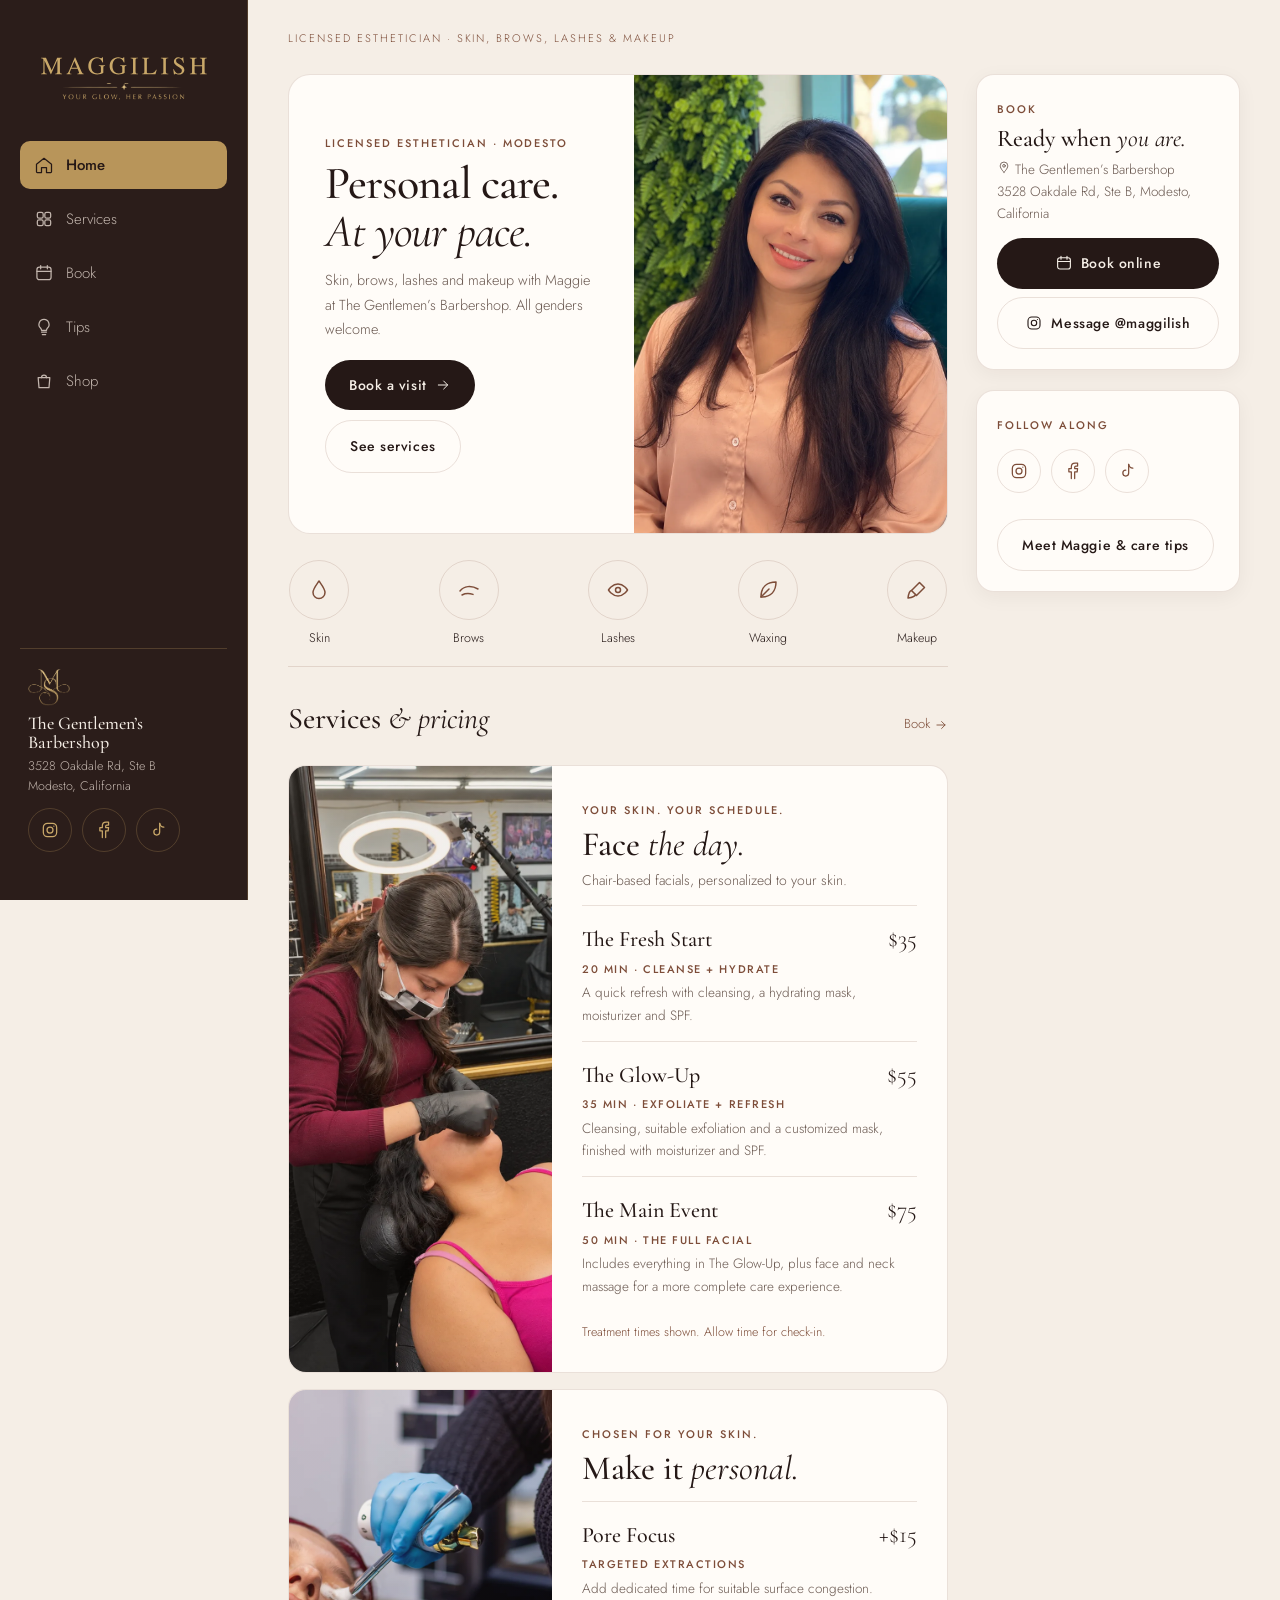
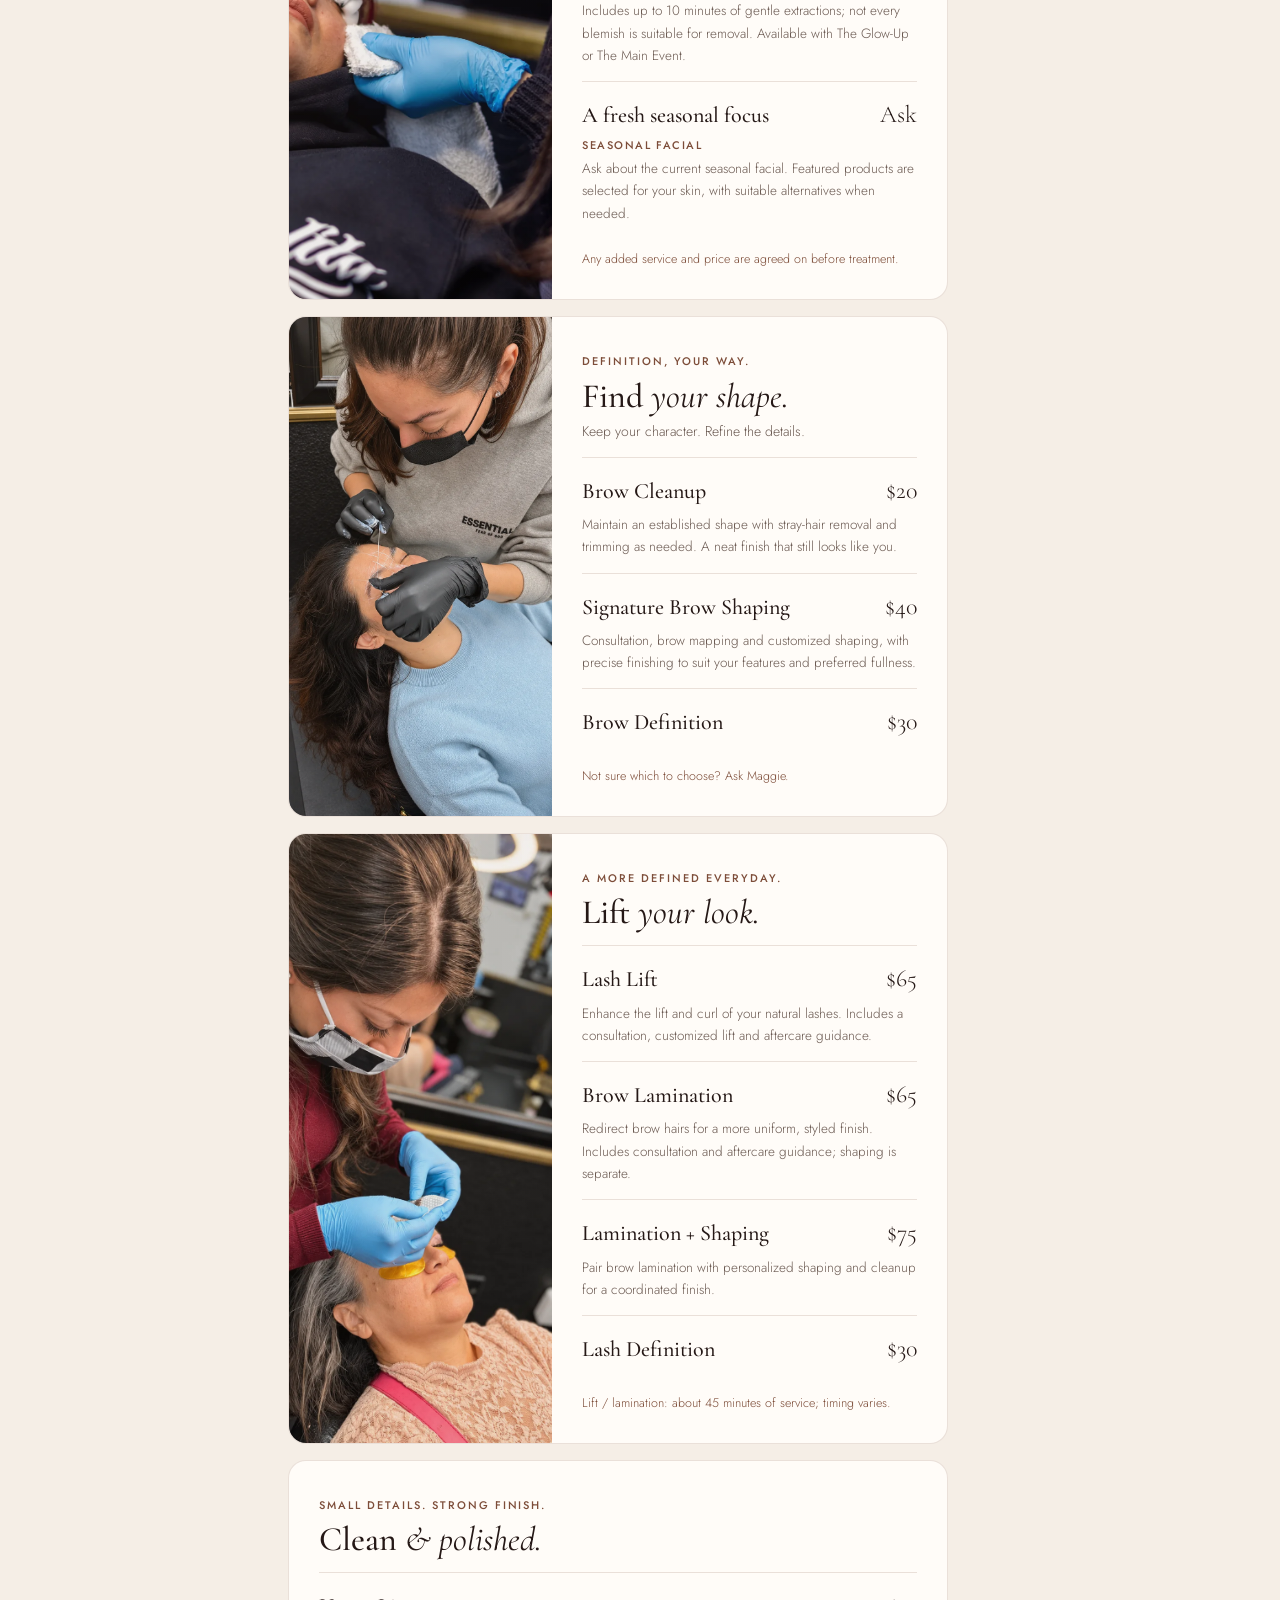
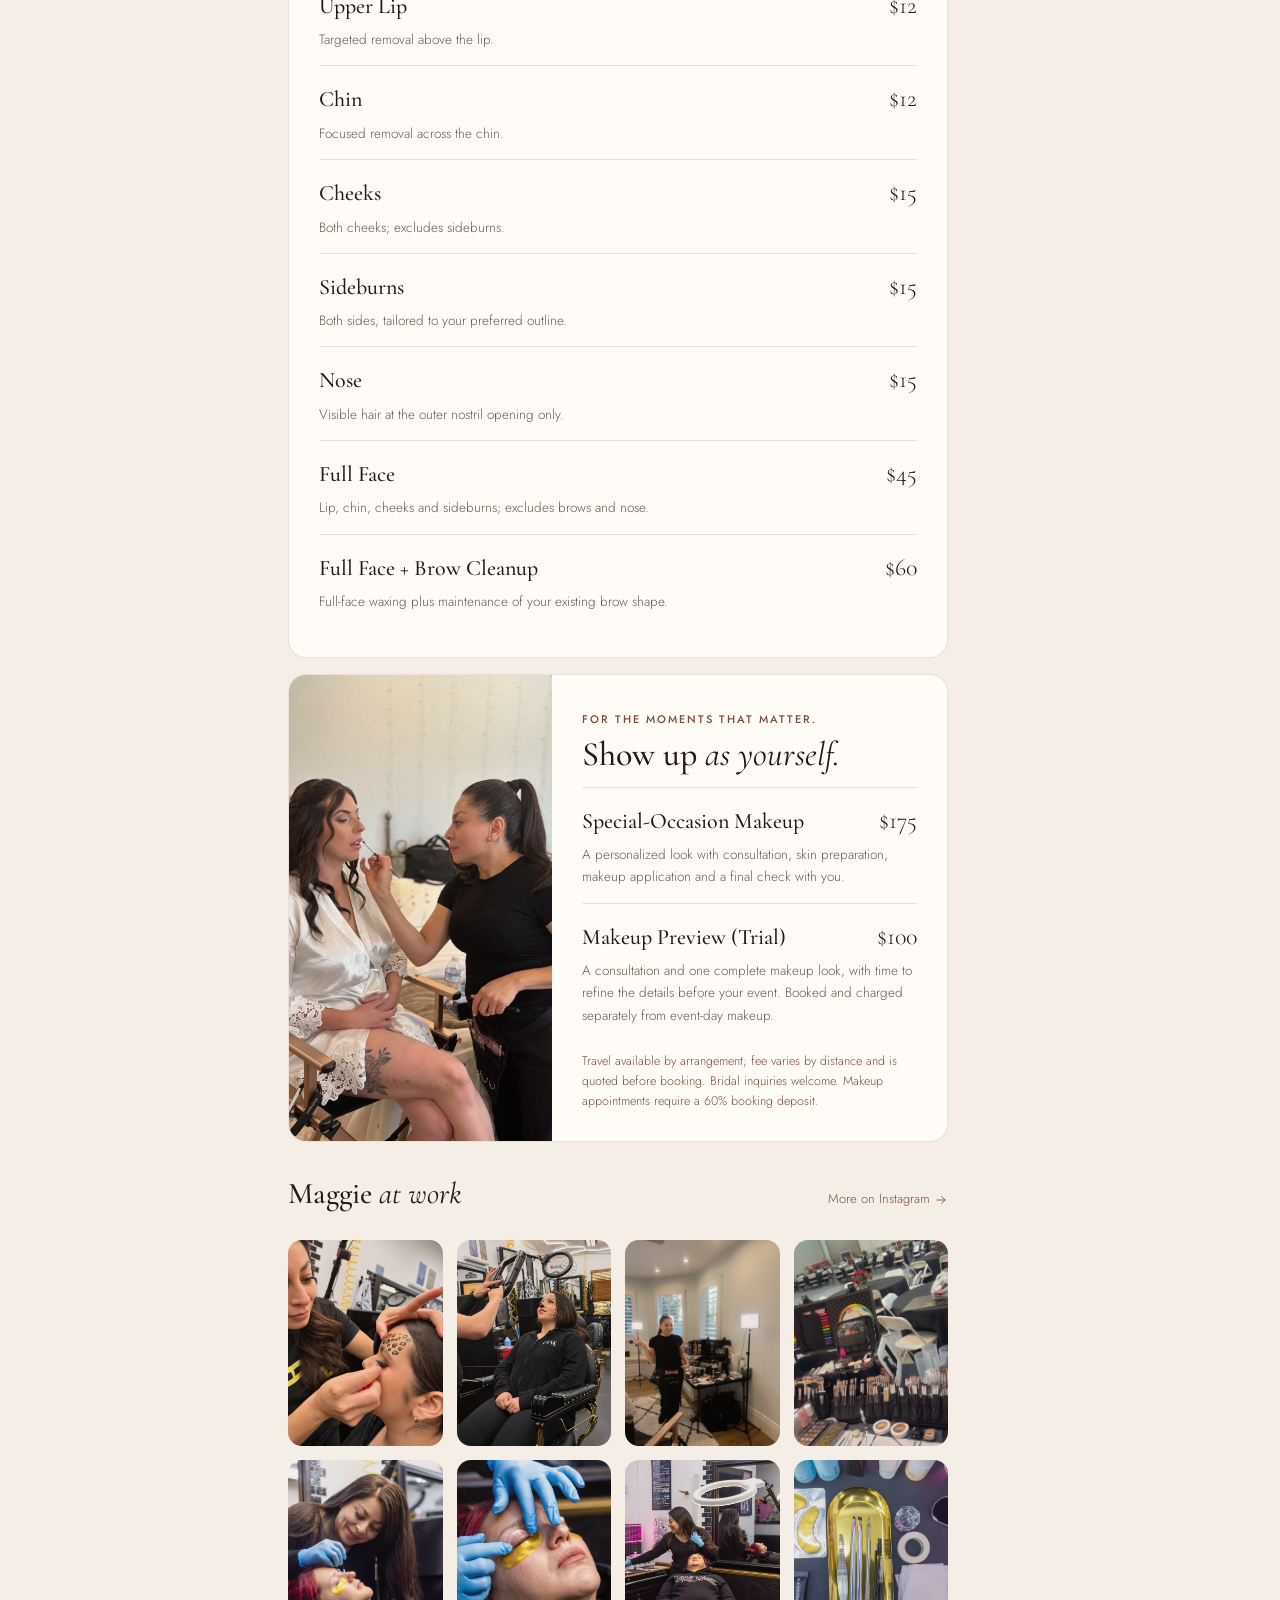
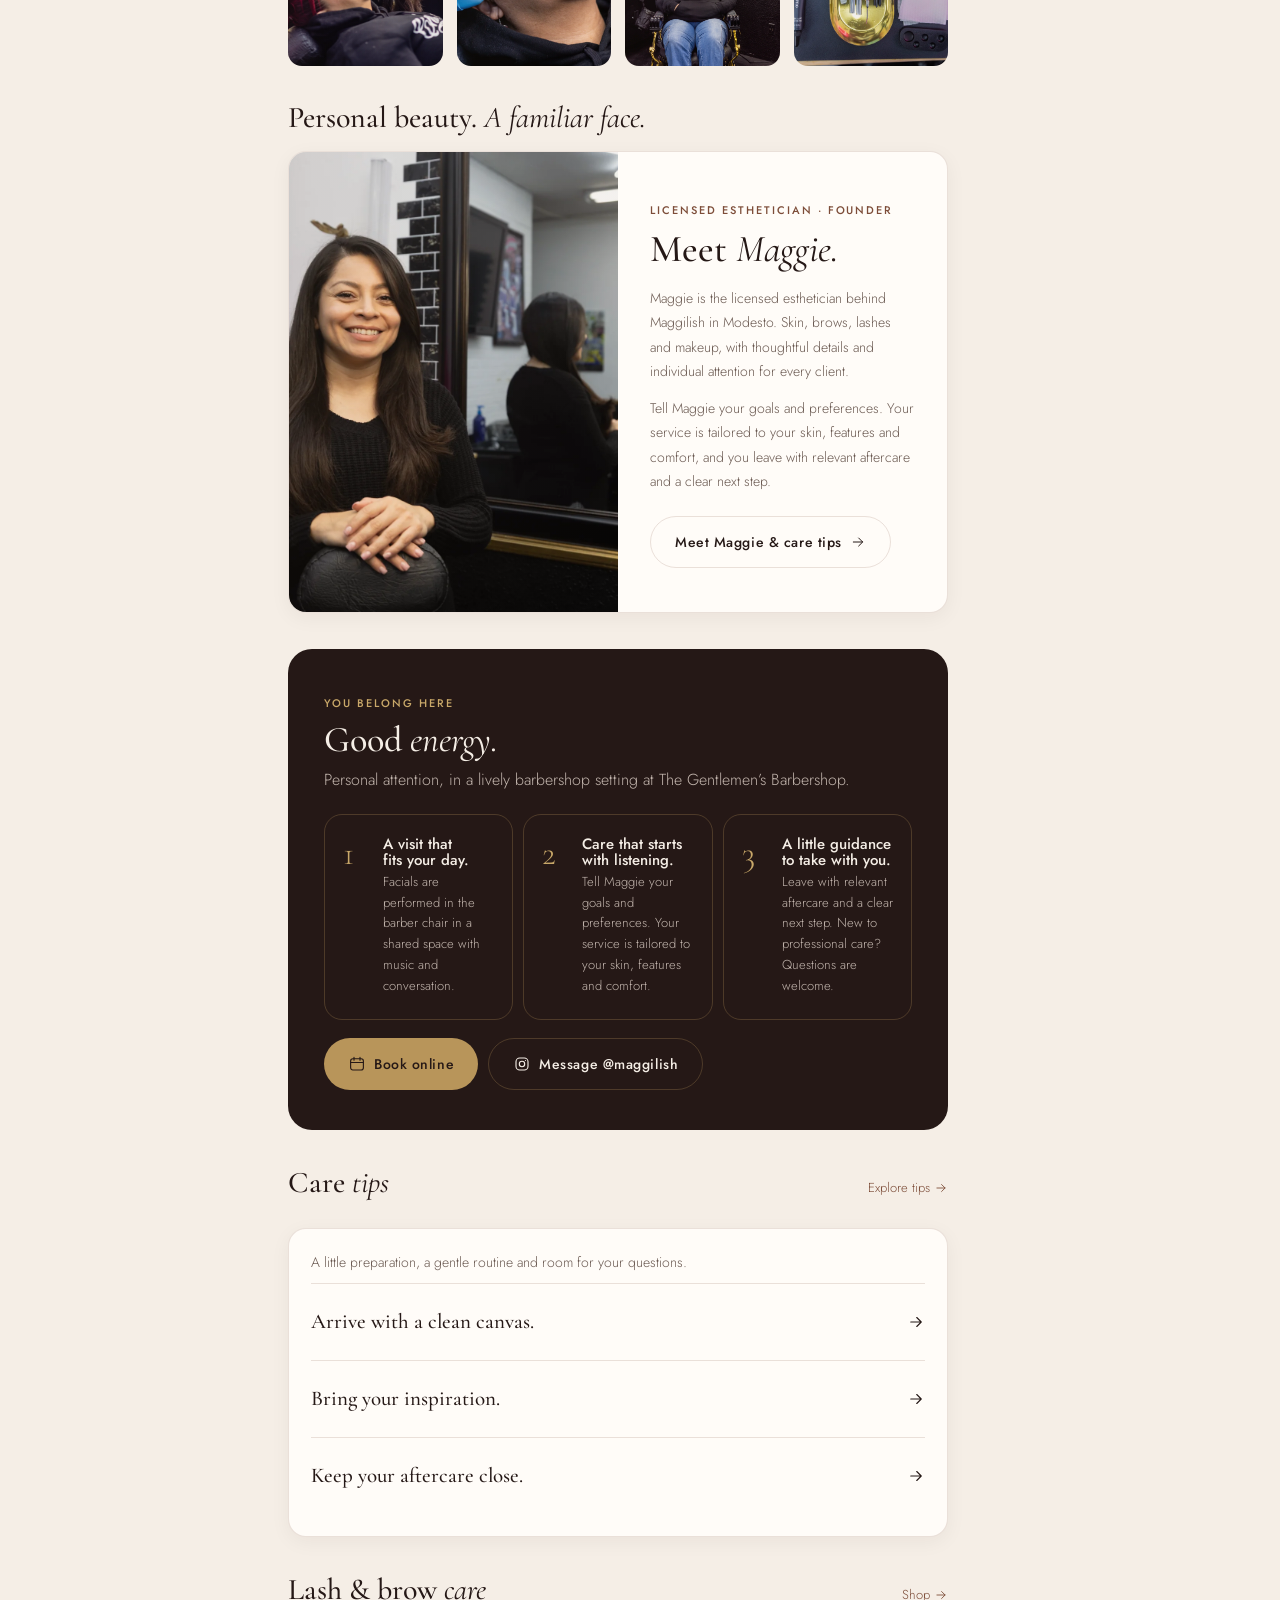
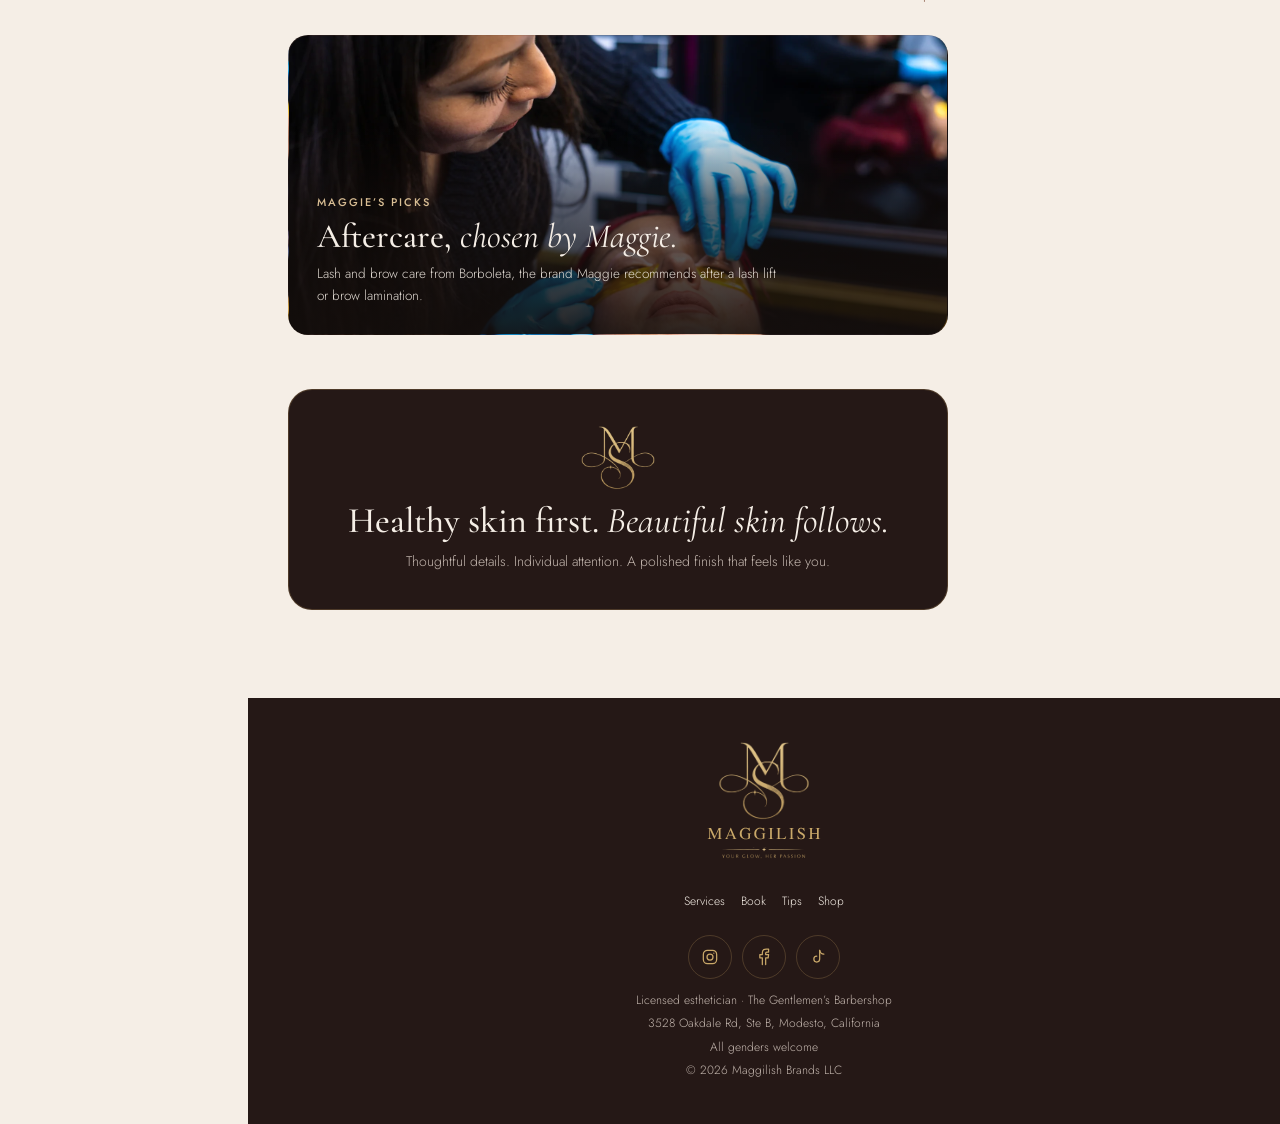
<file: index.html>
<!doctype html>
<html lang="en">
<head>
<meta charset="utf-8">
<meta name="viewport" content="width=device-width,initial-scale=1,viewport-fit=cover">
<title>Maggilish · Licensed esthetician in Modesto · Skin, brows, lashes &amp; makeup</title>
<meta name="description" content="Facials, brow shaping, lash lifts, facial waxing and special-occasion makeup with Maggie, licensed esthetician at The Gentlemen&#8217;s Barbershop in Modesto, California. All genders welcome.">
<link rel="canonical" href="https://maggilish.com/">
<meta name="theme-color" content="#F5EEE6">
<meta property="og:type" content="website"><meta property="og:title" content="Maggilish · Licensed esthetician in Modesto · Skin, brows, lashes &amp; makeup"><meta property="og:description" content="Facials, brow shaping, lash lifts, facial waxing and special-occasion makeup with Maggie, licensed esthetician at The Gentlemen&#8217;s Barbershop in Modesto, California. All genders welcome.">
<meta property="og:url" content="https://maggilish.com/"><meta property="og:image" content="https://maggilish.com/assets/img/og.jpg">
<link rel="icon" href="/assets/brand/favicon-64.png" sizes="64x64">
<link rel="apple-touch-icon" href="/assets/brand/apple-touch-icon.png">
<link rel="manifest" href="/manifest.webmanifest">
<meta name="apple-mobile-web-app-capable" content="yes"><meta name="apple-mobile-web-app-title" content="Maggilish">
<link rel="preconnect" href="https://fonts.googleapis.com"><link rel="preconnect" href="https://fonts.gstatic.com" crossorigin>
<link href="https://fonts.googleapis.com/css2?family=Cormorant+Garamond:ital,wght@0,300;0,400;0,500;1,300;1,400;1,500&family=Jost:wght@300;400;500;600&display=swap" rel="stylesheet">
<link rel="stylesheet" href="/assets/site.css?v=20261124.120261124.2">
</head>
<body>
<a class="skip" href="#main">Skip to content</a>
<div class="app">
<aside class="side dark" aria-label="Main menu">
<a class="logo" href="/"><img src="/assets/brand/nimbus-wordmark-gold.svg" alt="Maggilish" width="200" height="74"></a>
<nav><a href="/" aria-current=page><svg class="ico" viewBox="0 0 24 24" aria-hidden="true" style="width:20px;height:20px"><path d="M3 11 12 4l9 7v9a1 1 0 0 1-1 1h-5v-6h-6v6H4a1 1 0 0 1-1-1z"/></svg>Home</a><a href="/#services"><svg class="ico" viewBox="0 0 24 24" aria-hidden="true" style="width:20px;height:20px"><rect x="4" y="4" width="7" height="7" rx="2"/><rect x="13" y="4" width="7" height="7" rx="2"/><rect x="4" y="13" width="7" height="7" rx="2"/><rect x="13" y="13" width="7" height="7" rx="2"/></svg>Services</a><a href="/book/"><svg class="ico" viewBox="0 0 24 24" aria-hidden="true" style="width:20px;height:20px"><rect x="3.5" y="5" width="17" height="15" rx="3"/><path d="M8 3v4M16 3v4M3.5 10h17"/></svg>Book</a><a href="/tips/"><svg class="ico" viewBox="0 0 24 24" aria-hidden="true" style="width:20px;height:20px"><path d="M9 18h6M10 21h4M12 3a6 6 0 0 0-4 10.5c.8.8 1 1.5 1 2.5h6c0-1 .2-1.7 1-2.5A6 6 0 0 0 12 3z"/></svg>Tips</a><a href="/shop/"><svg class="ico" viewBox="0 0 24 24" aria-hidden="true" style="width:20px;height:20px"><path d="M5 8h14l-1 12H6z"/><path d="M9 8a3 3 0 0 1 6 0"/></svg>Shop</a></nav>
<div class="help"><img src="/assets/brand/emblem-gold.webp" alt="" width="42" height="37">
<h3>The Gentlemen&#8217;s Barbershop</h3><p class="mute">3528 Oakdale Rd, Ste B<br>Modesto, California</p><div class="socials"><a href="https://www.instagram.com/maggilish/" rel="noopener" aria-label="Maggilish on Instagram"><svg class="ico" viewBox="0 0 24 24" aria-hidden="true" style="width:20px;height:20px"><rect x="4" y="4" width="16" height="16" rx="5"/><circle cx="12" cy="12" r="3.6"/><path d="M16.6 7.4h.01"/></svg></a><a href="https://www.facebook.com/profile.php?id=100063951256102" rel="noopener" aria-label="Maggilish on Facebook"><svg class="ico" viewBox="0 0 24 24" aria-hidden="true" style="width:20px;height:20px"><path d="M14 21v-8h3l.5-4H14V7.5c0-1 .4-1.5 1.5-1.5h2V2.5h-3C11.5 2.5 10 4.3 10 7v2H7v4h3v8"/></svg></a><a href="https://www.tiktok.com/@maggilish" rel="noopener" aria-label="Maggilish on TikTok"><svg class="ico" viewBox="0 0 24 24" aria-hidden="true" style="width:20px;height:20px"><path d="M14 4v10.5a3.5 3.5 0 1 1-3.5-3.5"/><path d="M14 4c.5 2.6 2.4 4.4 5 4.6"/></svg></a></div></div>
</aside>
<div class="content">
<header class="top">
<a class="logo" href="/" aria-label="Maggilish home"><img src="/assets/brand/nimbus-wordmark-gold-deep.svg" alt="Maggilish" width="120" height="44"></a>
<div class="hello">Licensed esthetician · Skin, brows, lashes &amp; makeup</div>
<div class="actions"><a class="btn sm" href="https://thegentlemensbarber.setmore.com/2YbugMNRgFuLwELtjkn4OlfJwV5zsK5Q" rel="noopener">Book</a></div>
</header>
<main id="main"><div class="greet"><p class="mute" style="font-size:13px">Welcome in</p><h1>What can I do for you?</h1></div>
<div class="home-grid"><div>
<section class="lead" aria-label="Welcome">
<div class="lead-ph"><img src="/assets/img/maggie-headshot.webp" alt="Maggie, licensed esthetician and founder of Maggilish" width="1122" height="1402" fetchpriority="high"></div>
<div class="lead-in"><span class="lab">Licensed esthetician · Modesto</span><h2>Personal care.<br><em>At your pace.</em></h2>
<p class="mute">Skin, brows, lashes and makeup with Maggie at The Gentlemen&#8217;s Barbershop. All genders welcome.</p>
<div class="btn-row"><a class="btn" href="/book/">Book a visit <svg class="ico" viewBox="0 0 24 24" aria-hidden="true" style="width:16px;height:16px"><path d="M5 12h14M13 6l6 6-6 6"/></svg></a><a class="btn ghost" href="#services">See services</a></div></div></section>
<nav class="cats" aria-label="Service categories"><a href="#skin"><span class="c"><svg class="ico" viewBox="0 0 24 24" aria-hidden="true" style="width:24px;height:24px"><path d="M12 3C8.5 8 6 11 6 14.5a6 6 0 0 0 12 0C18 11 15.5 8 12 3z"/></svg></span>Skin</a><a href="#brows"><span class="c"><svg class="ico" viewBox="0 0 24 24" aria-hidden="true" style="width:24px;height:24px"><path d="M3 13c4-5 11-6 18-2"/><path d="M5 17c3-1.5 7-1.8 11-.6"/></svg></span>Brows</a><a href="#lashes"><span class="c"><svg class="ico" viewBox="0 0 24 24" aria-hidden="true" style="width:24px;height:24px"><path d="M2.5 12S6 6 12 6s9.5 6 9.5 6-3.5 6-9.5 6-9.5-6-9.5-6z"/><circle cx="12" cy="12" r="2.5"/></svg></span>Lashes</a><a href="#waxing"><span class="c"><svg class="ico" viewBox="0 0 24 24" aria-hidden="true" style="width:24px;height:24px"><path d="M5 19C5 9 11 4 20 4c0 9-5 15-15 15z"/><path d="M5 19l8-8"/></svg></span>Waxing</a><a href="#makeup"><span class="c"><svg class="ico" viewBox="0 0 24 24" aria-hidden="true" style="width:24px;height:24px"><path d="M14.5 4.5l5 5-8 8-5-5z"/><path d="M6.5 12.5C4 13 3.5 16 3 20c4-.5 7-1 7.5-3.5"/></svg></span>Makeup</a></nav>
<div class="sec-h" id="services"><h2>Services <em>&amp; pricing</em></h2><a href="/book/">Book <svg class="ico" viewBox="0 0 24 24" aria-hidden="true" style="width:14px;height:14px"><path d="M5 12h14M13 6l6 6-6 6"/></svg></a></div>
<div class="menu"><section class="card menu-sec has-ph" id="skin" aria-labelledby="skin-h"><div class="menu-ph brand-photo"><img src="/assets/img/skin-facial.webp" alt="" width="1200" height="800" loading="lazy"></div><div class="menu-body"><span class="lab">Your skin. Your schedule.</span><h3 id="skin-h">Face <em>the day.</em></h3><p class="mute menu-intro">Chair-based facials, personalized to your skin.</p><ul class="menu-list"><li><div class="mi-h"><h4>The Fresh Start</h4><span class="price">$35</span></div><p class="mi-meta">20 min · Cleanse + hydrate</p><p class="mute">A quick refresh with cleansing, a hydrating mask, moisturizer and SPF.</p></li><li><div class="mi-h"><h4>The Glow-Up</h4><span class="price">$55</span></div><p class="mi-meta">35 min · Exfoliate + refresh</p><p class="mute">Cleansing, suitable exfoliation and a customized mask, finished with moisturizer and SPF.</p></li><li><div class="mi-h"><h4>The Main Event</h4><span class="price">$75</span></div><p class="mi-meta">50 min · The full facial</p><p class="mute">Includes everything in The Glow-Up, plus face and neck massage for a more complete care experience.</p></li></ul><p class="menu-note">Treatment times shown. Allow time for check-in.</p></div></section><section class="card menu-sec has-ph" id="enhance" aria-labelledby="enhance-h"><div class="menu-ph brand-photo"><img src="/assets/img/lash-treatment.webp" alt="" width="1200" height="800" loading="lazy"></div><div class="menu-body"><span class="lab">Chosen for your skin.</span><h3 id="enhance-h">Make it <em>personal.</em></h3><ul class="menu-list"><li><div class="mi-h"><h4>Pore Focus</h4><span class="price">+$15</span></div><p class="mi-meta">Targeted extractions</p><p class="mute">Add dedicated time for suitable surface congestion. Includes up to 10 minutes of gentle extractions; not every blemish is suitable for removal. Available with The Glow-Up or The Main Event.</p></li><li><div class="mi-h"><h4>A fresh seasonal focus</h4><span class="price">Ask</span></div><p class="mi-meta">Seasonal facial</p><p class="mute">Ask about the current seasonal facial. Featured products are selected for your skin, with suitable alternatives when needed.</p></li></ul><p class="menu-note">Any added service and price are agreed on before treatment.</p></div></section><section class="card menu-sec has-ph" id="brows" aria-labelledby="brows-h"><div class="menu-ph brand-photo"><img src="/assets/img/brows-shaping.webp" alt="" width="1200" height="800" loading="lazy"></div><div class="menu-body"><span class="lab">Definition, your way.</span><h3 id="brows-h">Find <em>your shape.</em></h3><p class="mute menu-intro">Keep your character. Refine the details.</p><ul class="menu-list"><li><div class="mi-h"><h4>Brow Cleanup</h4><span class="price">$20</span></div><p class="mute">Maintain an established shape with stray-hair removal and trimming as needed. A neat finish that still looks like you.</p></li><li><div class="mi-h"><h4>Signature Brow Shaping</h4><span class="price">$40</span></div><p class="mute">Consultation, brow mapping and customized shaping, with precise finishing to suit your features and preferred fullness.</p></li><li><div class="mi-h"><h4>Brow Definition</h4><span class="price">$30</span></div></li></ul><p class="menu-note">Not sure which to choose? Ask Maggie.</p></div></section><section class="card menu-sec has-ph" id="lashes" aria-labelledby="lashes-h"><div class="menu-ph brand-photo"><img src="/assets/img/lashes-lift.webp" alt="" width="1200" height="800" loading="lazy"></div><div class="menu-body"><span class="lab">A more defined everyday.</span><h3 id="lashes-h">Lift <em>your look.</em></h3><ul class="menu-list"><li><div class="mi-h"><h4>Lash Lift</h4><span class="price">$65</span></div><p class="mute">Enhance the lift and curl of your natural lashes. Includes a consultation, customized lift and aftercare guidance.</p></li><li><div class="mi-h"><h4>Brow Lamination</h4><span class="price">$65</span></div><p class="mute">Redirect brow hairs for a more uniform, styled finish. Includes consultation and aftercare guidance; shaping is separate.</p></li><li><div class="mi-h"><h4>Lamination + Shaping</h4><span class="price">$75</span></div><p class="mute">Pair brow lamination with personalized shaping and cleanup for a coordinated finish.</p></li><li><div class="mi-h"><h4>Lash Definition</h4><span class="price">$30</span></div></li></ul><p class="menu-note">Lift / lamination: about 45 minutes of service; timing varies.</p></div></section><section class="card menu-sec" id="waxing" aria-labelledby="waxing-h"><div class="menu-body"><span class="lab">Small details. Strong finish.</span><h3 id="waxing-h">Clean <em>&amp; polished.</em></h3><ul class="menu-list"><li><div class="mi-h"><h4>Upper Lip</h4><span class="price">$12</span></div><p class="mute">Targeted removal above the lip.</p></li><li><div class="mi-h"><h4>Chin</h4><span class="price">$12</span></div><p class="mute">Focused removal across the chin.</p></li><li><div class="mi-h"><h4>Cheeks</h4><span class="price">$15</span></div><p class="mute">Both cheeks; excludes sideburns.</p></li><li><div class="mi-h"><h4>Sideburns</h4><span class="price">$15</span></div><p class="mute">Both sides, tailored to your preferred outline.</p></li><li><div class="mi-h"><h4>Nose</h4><span class="price">$15</span></div><p class="mute">Visible hair at the outer nostril opening only.</p></li><li><div class="mi-h"><h4>Full Face</h4><span class="price">$45</span></div><p class="mute">Lip, chin, cheeks and sideburns; excludes brows and nose.</p></li><li><div class="mi-h"><h4>Full Face + Brow Cleanup</h4><span class="price">$60</span></div><p class="mute">Full-face waxing plus maintenance of your existing brow shape.</p></li></ul></div></section><section class="card menu-sec has-ph" id="makeup" aria-labelledby="makeup-h"><div class="menu-ph brand-photo"><img src="/assets/img/makeup-bridal.webp" alt="" width="1200" height="800" loading="lazy"></div><div class="menu-body"><span class="lab">For the moments that matter.</span><h3 id="makeup-h">Show up <em>as yourself.</em></h3><ul class="menu-list"><li><div class="mi-h"><h4>Special-Occasion Makeup</h4><span class="price">$175</span></div><p class="mute">A personalized look with consultation, skin preparation, makeup application and a final check with you.</p></li><li><div class="mi-h"><h4>Makeup Preview (Trial)</h4><span class="price">$100</span></div><p class="mute">A consultation and one complete makeup look, with time to refine the details before your event. Booked and charged separately from event-day makeup.</p></li></ul><p class="menu-note">Travel available by arrangement; fee varies by distance and is quoted before booking. Bridal inquiries welcome. Makeup appointments require a 60% booking deposit.</p></div></section></div>
<div class="sec-h" id="work"><h2>Maggie <em>at work</em></h2><a href="https://www.instagram.com/maggilish/" rel="noopener">More on Instagram <svg class="ico" viewBox="0 0 24 24" aria-hidden="true" style="width:14px;height:14px"><path d="M5 12h14M13 6l6 6-6 6"/></svg></a></div>
<div class="gallery"><figure class="g brand-photo"><img src="/assets/img/makeup-facepaint-lashes.webp" alt="Maggie applying lashes for a face-paint look" loading="lazy"></figure><figure class="g brand-photo"><img src="/assets/img/makeup-facepaint-finished.webp" alt="A finished face-paint look in the barber chair" loading="lazy"></figure><figure class="g brand-photo"><img src="/assets/img/makeup-on-location.webp" alt="Maggie with her makeup station on location" loading="lazy"></figure><figure class="g brand-photo"><img src="/assets/img/makeup-event-kit.webp" alt="Makeup station set up at an event" loading="lazy"></figure><figure class="g brand-photo"><img src="/assets/img/maggie-at-work.webp" alt="Maggie working on a client&#8217;s lashes" loading="lazy"></figure><figure class="g brand-photo"><img src="/assets/img/lash-detail.webp" alt="Lash treatment in progress" loading="lazy"></figure><figure class="g brand-photo"><img src="/assets/img/studio-visit.webp" alt="A client relaxing during a visit" loading="lazy"></figure><figure class="g brand-photo"><img src="/assets/img/studio-tools.webp" alt="Lash and brow tools laid out for an appointment" loading="lazy"></figure></div>
<div class="sec-h"><h2>Personal beauty. <em>A familiar face.</em></h2></div>
<section class="card meet-maggie" aria-label="Meet Maggie">
<div class="brand-photo"><img src="/assets/img/maggie-portrait.webp" alt="Maggie smiling at her station at The Gentlemen&#8217;s Barber" width="1800" height="1200" loading="lazy"></div>
<div class="meet-copy"><span class="lab">Licensed esthetician · Founder</span><h2>Meet <em>Maggie.</em></h2>
<p class="mute">Maggie is the licensed esthetician behind Maggilish in Modesto. Skin, brows, lashes and makeup, with thoughtful details and individual attention for every client.</p>
<p class="mute">Tell Maggie your goals and preferences. Your service is tailored to your skin, features and comfort, and you leave with relevant aftercare and a clear next step.</p>
<a class="btn ghost" href="/tips/">Meet Maggie &amp; care tips <svg class="ico" viewBox="0 0 24 24" aria-hidden="true" style="width:16px;height:16px"><path d="M5 12h14M13 6l6 6-6 6"/></svg></a></div></section>
<section class="band dark">
<span class="lab">You belong here</span><h2>Good <em>energy.</em></h2>
<p class="mute">Personal attention, in a lively barbershop setting at The Gentlemen&#8217;s Barbershop.</p>
<div class="steps"><div class="card step"><span class="n">1</span><div><h3>A visit that fits your day.</h3><p class="mute">Facials are performed in the barber chair in a shared space with music and conversation.</p></div></div><div class="card step"><span class="n">2</span><div><h3>Care that starts with listening.</h3><p class="mute">Tell Maggie your goals and preferences. Your service is tailored to your skin, features and comfort.</p></div></div><div class="card step"><span class="n">3</span><div><h3>A little guidance to take with you.</h3><p class="mute">Leave with relevant aftercare and a clear next step. New to professional care? Questions are welcome.</p></div></div></div>
<div class="btn-row"><a class="btn" href="https://thegentlemensbarber.setmore.com/2YbugMNRgFuLwELtjkn4OlfJwV5zsK5Q" rel="noopener"><svg class="ico" viewBox="0 0 24 24" aria-hidden="true" style="width:18px;height:18px"><rect x="3.5" y="5" width="17" height="15" rx="3"/><path d="M8 3v4M16 3v4M3.5 10h17"/></svg>Book online</a><a class="btn ghost" href="https://instagram.com/maggilish" rel="noopener"><svg class="ico" viewBox="0 0 24 24" aria-hidden="true" style="width:18px;height:18px"><rect x="4" y="4" width="16" height="16" rx="5"/><circle cx="12" cy="12" r="3.6"/><path d="M16.6 7.4h.01"/></svg>Message @maggilish</a></div></section>
<div class="sec-h"><h2>Care <em>tips</em></h2><a href="/tips/">Explore tips <svg class="ico" viewBox="0 0 24 24" aria-hidden="true" style="width:14px;height:14px"><path d="M5 12h14M13 6l6 6-6 6"/></svg></a></div>
<div class="card tips-teaser"><p class="mute" style="font-size:14px">A little preparation, a gentle routine and room for your questions.</p><ul><li><a href="/tips/"><span class="q">Arrive with a clean canvas.</span><svg class="ico" viewBox="0 0 24 24" aria-hidden="true" style="width:18px;height:18px"><path d="M5 12h14M13 6l6 6-6 6"/></svg></a></li><li><a href="/tips/"><span class="q">Bring your inspiration.</span><svg class="ico" viewBox="0 0 24 24" aria-hidden="true" style="width:18px;height:18px"><path d="M5 12h14M13 6l6 6-6 6"/></svg></a></li><li><a href="/tips/"><span class="q">Keep your aftercare close.</span><svg class="ico" viewBox="0 0 24 24" aria-hidden="true" style="width:18px;height:18px"><path d="M5 12h14M13 6l6 6-6 6"/></svg></a></li></ul></div>
<div class="sec-h"><h2>Lash &amp; brow <em>care</em></h2><a href="/shop/">Shop <svg class="ico" viewBox="0 0 24 24" aria-hidden="true" style="width:14px;height:14px"><path d="M5 12h14M13 6l6 6-6 6"/></svg></a></div>
<a class="feature" href="/shop/" style="background-image:url(/assets/img/lash-care.webp)">
<div class="in"><span class="lab">Maggie&#8217;s picks</span><h2>Aftercare, <em>chosen by Maggie.</em></h2><p>Lash and brow care from Borboleta, the brand Maggie recommends after a lash lift or brow lamination.</p></div></a>
<div class="sec-h"></div>
<section class="promise dark"><img src="/assets/brand/emblem-gold.webp" alt="" width="74" height="64" loading="lazy">
<h2>Healthy skin first. <em>Beautiful skin follows.</em></h2>
<p class="mute">Thoughtful details. Individual attention. A polished finish that feels like you.</p></section>
</div><aside class="rail rail-only" aria-label="Quick info">
<div class="card" style="padding:20px"><span class="lab">Book</span><h3 style="font-size:24px;margin-top:6px">Ready when <em>you are.</em></h3>
<p class="mute" style="font-size:13.5px;margin-top:8px"><svg class="ico" viewBox="0 0 24 24" aria-hidden="true" style="width:14px;height:14px"><path d="M12 21s-6.5-6.2-6.5-11a6.5 6.5 0 0 1 13 0c0 4.8-6.5 11-6.5 11z"/><circle cx="12" cy="10" r="2.3"/></svg> The Gentlemen&#8217;s Barbershop<br>3528 Oakdale Rd, Ste B, Modesto, California</p>
<div style="display:grid;gap:8px;margin-top:14px"><a class="btn" href="https://thegentlemensbarber.setmore.com/2YbugMNRgFuLwELtjkn4OlfJwV5zsK5Q" rel="noopener"><svg class="ico" viewBox="0 0 24 24" aria-hidden="true" style="width:18px;height:18px"><rect x="3.5" y="5" width="17" height="15" rx="3"/><path d="M8 3v4M16 3v4M3.5 10h17"/></svg>Book online</a><a class="btn ghost" href="https://instagram.com/maggilish" rel="noopener"><svg class="ico" viewBox="0 0 24 24" aria-hidden="true" style="width:18px;height:18px"><rect x="4" y="4" width="16" height="16" rx="5"/><circle cx="12" cy="12" r="3.6"/><path d="M16.6 7.4h.01"/></svg>Message @maggilish</a></div></div>
<div class="card" style="padding:20px"><span class="lab">Follow along</span>
<div class="socials"><a href="https://www.instagram.com/maggilish/" rel="noopener" aria-label="Maggilish on Instagram"><svg class="ico" viewBox="0 0 24 24" aria-hidden="true" style="width:20px;height:20px"><rect x="4" y="4" width="16" height="16" rx="5"/><circle cx="12" cy="12" r="3.6"/><path d="M16.6 7.4h.01"/></svg></a><a href="https://www.facebook.com/profile.php?id=100063951256102" rel="noopener" aria-label="Maggilish on Facebook"><svg class="ico" viewBox="0 0 24 24" aria-hidden="true" style="width:20px;height:20px"><path d="M14 21v-8h3l.5-4H14V7.5c0-1 .4-1.5 1.5-1.5h2V2.5h-3C11.5 2.5 10 4.3 10 7v2H7v4h3v8"/></svg></a><a href="https://www.tiktok.com/@maggilish" rel="noopener" aria-label="Maggilish on TikTok"><svg class="ico" viewBox="0 0 24 24" aria-hidden="true" style="width:20px;height:20px"><path d="M14 4v10.5a3.5 3.5 0 1 1-3.5-3.5"/><path d="M14 4c.5 2.6 2.4 4.4 5 4.6"/></svg></a></div>
<a class="btn ghost" href="/tips/" style="margin-top:14px">Meet Maggie &amp; care tips</a></div>
</aside></div>
</main>
<footer class="foot dark">
<img src="/assets/brand/nimbus-stacked-gold.svg" alt="Maggilish, your glow, her passion" width="140" height="137" loading="lazy">
<nav aria-label="Footer"><a href="/#services">Services</a><a href="/book/">Book</a><a href="/tips/">Tips</a><a href="/shop/">Shop</a></nav>
<div class="socials"><a href="https://www.instagram.com/maggilish/" rel="noopener" aria-label="Maggilish on Instagram"><svg class="ico" viewBox="0 0 24 24" aria-hidden="true" style="width:20px;height:20px"><rect x="4" y="4" width="16" height="16" rx="5"/><circle cx="12" cy="12" r="3.6"/><path d="M16.6 7.4h.01"/></svg></a><a href="https://www.facebook.com/profile.php?id=100063951256102" rel="noopener" aria-label="Maggilish on Facebook"><svg class="ico" viewBox="0 0 24 24" aria-hidden="true" style="width:20px;height:20px"><path d="M14 21v-8h3l.5-4H14V7.5c0-1 .4-1.5 1.5-1.5h2V2.5h-3C11.5 2.5 10 4.3 10 7v2H7v4h3v8"/></svg></a><a href="https://www.tiktok.com/@maggilish" rel="noopener" aria-label="Maggilish on TikTok"><svg class="ico" viewBox="0 0 24 24" aria-hidden="true" style="width:20px;height:20px"><path d="M14 4v10.5a3.5 3.5 0 1 1-3.5-3.5"/><path d="M14 4c.5 2.6 2.4 4.4 5 4.6"/></svg></a></div>
<p>Licensed esthetician · The Gentlemen&#8217;s Barbershop</p><p>3528 Oakdale Rd, Ste B, Modesto, California</p><p>All genders welcome</p><p>&#169; 2026 Maggilish Brands LLC</p>
</footer>
</div>
</div>
<nav class="tabbar" aria-label="Main menu"><a href="/" aria-current="page"><svg class="ico" viewBox="0 0 24 24" aria-hidden="true" style="width:23px;height:23px"><path d="M3 11 12 4l9 7v9a1 1 0 0 1-1 1h-5v-6h-6v6H4a1 1 0 0 1-1-1z"/></svg>Home</a><a href="/#services"><svg class="ico" viewBox="0 0 24 24" aria-hidden="true" style="width:23px;height:23px"><rect x="4" y="4" width="7" height="7" rx="2"/><rect x="13" y="4" width="7" height="7" rx="2"/><rect x="4" y="13" width="7" height="7" rx="2"/><rect x="13" y="13" width="7" height="7" rx="2"/></svg>Services</a><a class="book" href="/book/"><span class="b"><svg class="ico" viewBox="0 0 24 24" aria-hidden="true" style="width:24px;height:24px"><rect x="3.5" y="5" width="17" height="15" rx="3"/><path d="M8 3v4M16 3v4M3.5 10h17"/></svg></span>Book</a><a href="/tips/"><svg class="ico" viewBox="0 0 24 24" aria-hidden="true" style="width:23px;height:23px"><path d="M9 18h6M10 21h4M12 3a6 6 0 0 0-4 10.5c.8.8 1 1.5 1 2.5h6c0-1 .2-1.7 1-2.5A6 6 0 0 0 12 3z"/></svg>Tips</a><a href="/shop/"><svg class="ico" viewBox="0 0 24 24" aria-hidden="true" style="width:23px;height:23px"><path d="M5 8h14l-1 12H6z"/><path d="M9 8a3 3 0 0 1 6 0"/></svg>Shop</a></nav>
</body>
</html>
</file>
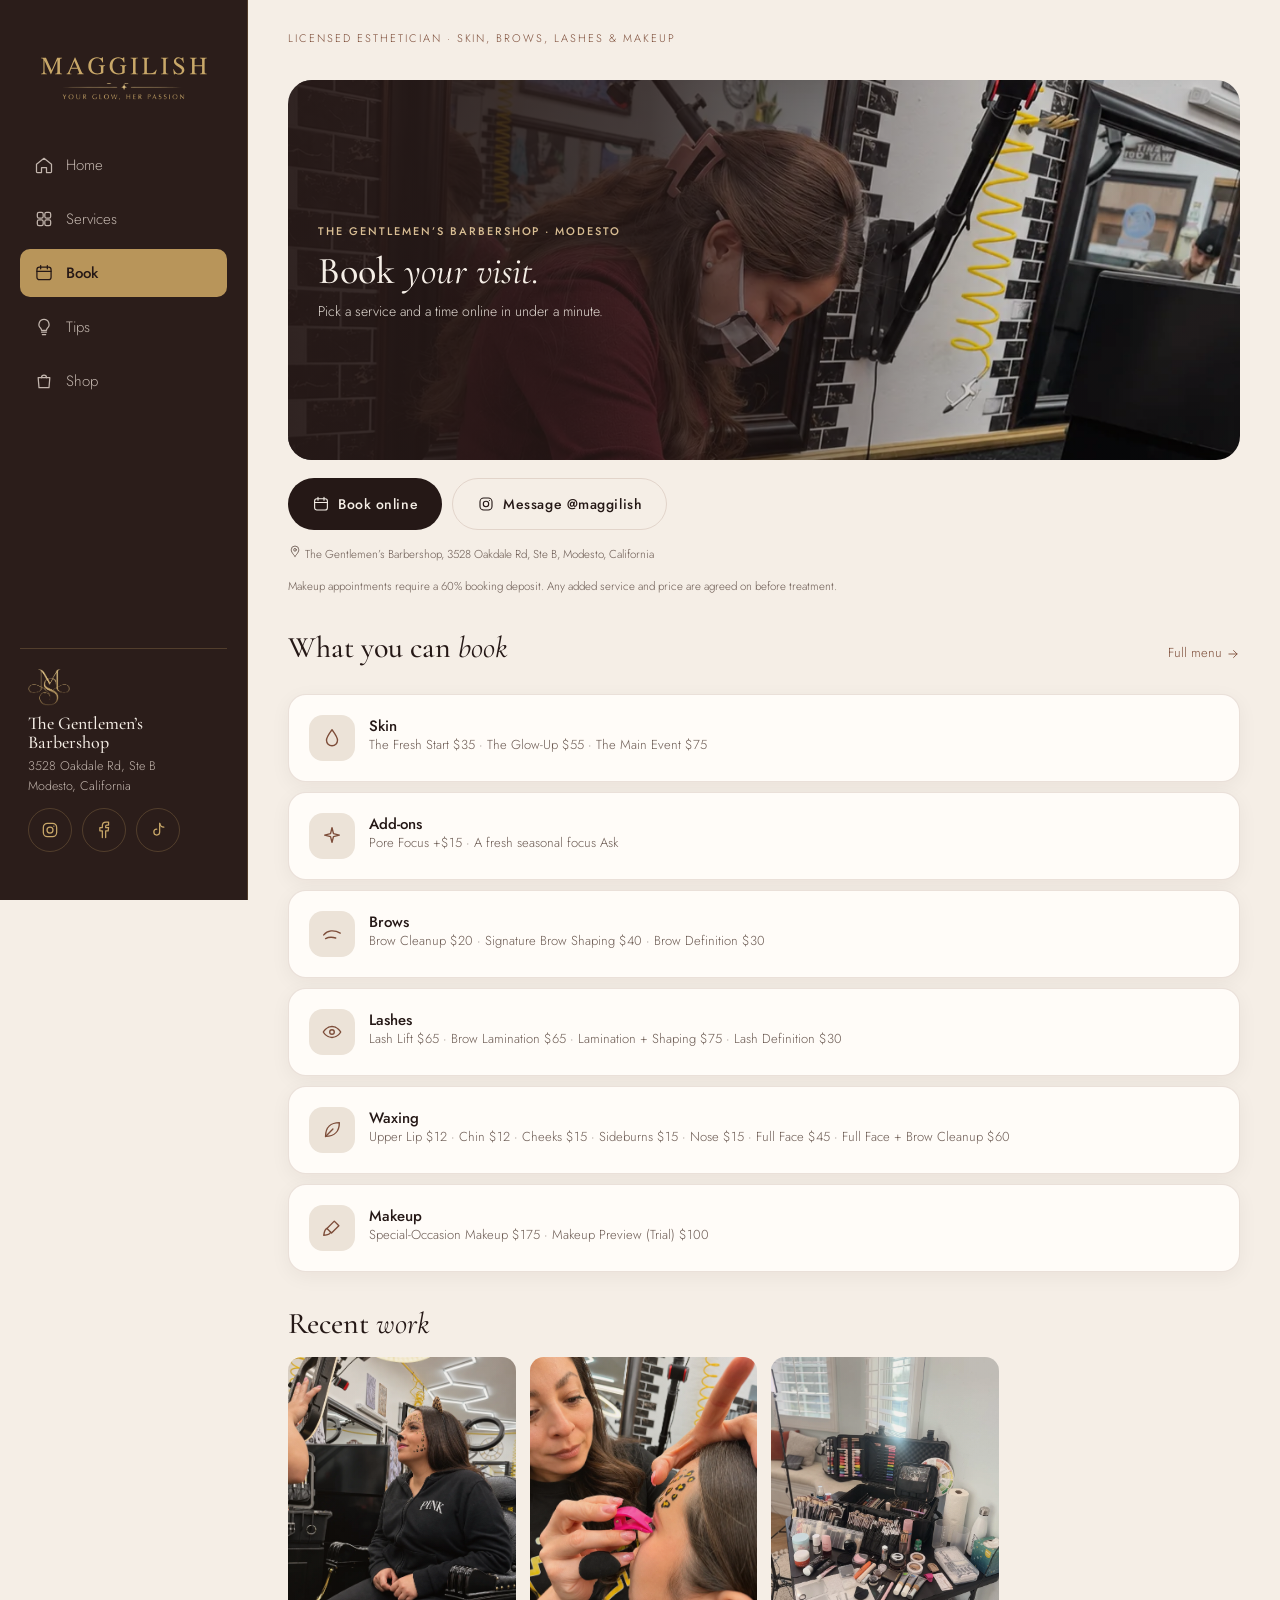
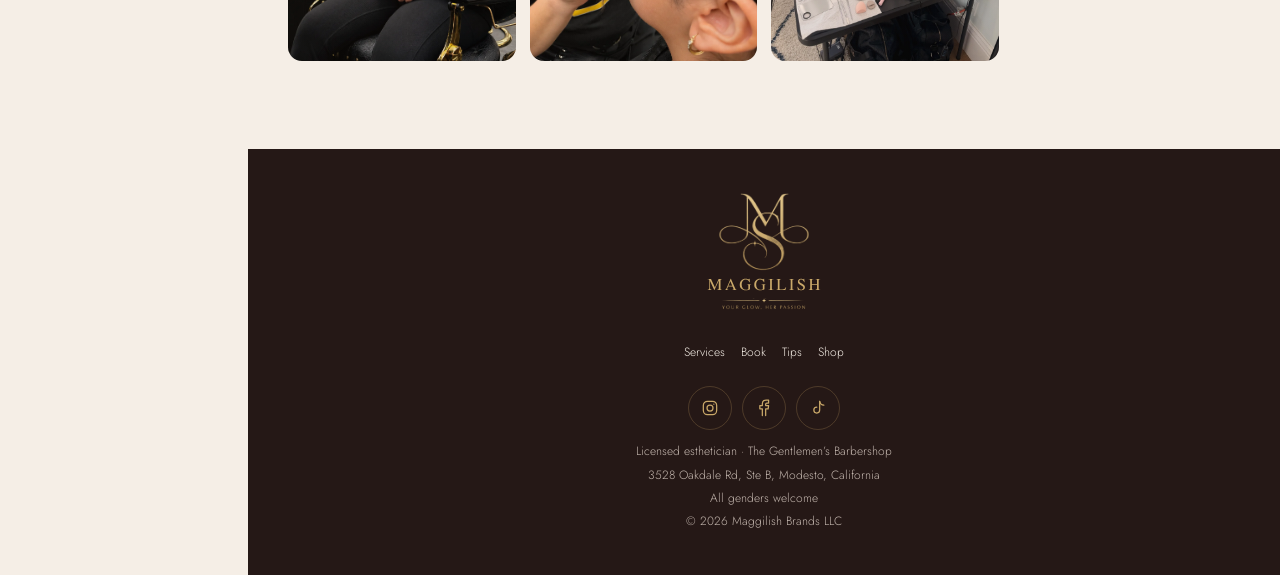
<file: book/index.html>
<!doctype html>
<html lang="en">
<head>
<meta charset="utf-8">
<meta name="viewport" content="width=device-width,initial-scale=1,viewport-fit=cover">
<title>Book · Maggilish</title>
<meta name="description" content="Book facials, brows, lash lifts, waxing and makeup with Maggie, licensed esthetician at The Gentlemen&#8217;s Barbershop in Modesto.">
<link rel="canonical" href="https://maggilish.com/book/">
<meta name="theme-color" content="#F5EEE6">
<meta property="og:type" content="website"><meta property="og:title" content="Book · Maggilish"><meta property="og:description" content="Book facials, brows, lash lifts, waxing and makeup with Maggie, licensed esthetician at The Gentlemen&#8217;s Barbershop in Modesto.">
<meta property="og:url" content="https://maggilish.com/book/"><meta property="og:image" content="https://maggilish.com/assets/img/og.jpg">
<link rel="icon" href="/assets/brand/favicon-64.png" sizes="64x64">
<link rel="apple-touch-icon" href="/assets/brand/apple-touch-icon.png">
<link rel="manifest" href="/manifest.webmanifest">
<meta name="apple-mobile-web-app-capable" content="yes"><meta name="apple-mobile-web-app-title" content="Maggilish">
<link rel="preconnect" href="https://fonts.googleapis.com"><link rel="preconnect" href="https://fonts.gstatic.com" crossorigin>
<link href="https://fonts.googleapis.com/css2?family=Cormorant+Garamond:ital,wght@0,300;0,400;0,500;1,300;1,400;1,500&family=Jost:wght@300;400;500;600&display=swap" rel="stylesheet">
<link rel="stylesheet" href="/assets/site.css?v=20261124.120261124.2">
</head>
<body>
<a class="skip" href="#main">Skip to content</a>
<div class="app">
<aside class="side dark" aria-label="Main menu">
<a class="logo" href="/"><img src="/assets/brand/nimbus-wordmark-gold.svg" alt="Maggilish" width="200" height="74"></a>
<nav><a href="/"><svg class="ico" viewBox="0 0 24 24" aria-hidden="true" style="width:20px;height:20px"><path d="M3 11 12 4l9 7v9a1 1 0 0 1-1 1h-5v-6h-6v6H4a1 1 0 0 1-1-1z"/></svg>Home</a><a href="/#services"><svg class="ico" viewBox="0 0 24 24" aria-hidden="true" style="width:20px;height:20px"><rect x="4" y="4" width="7" height="7" rx="2"/><rect x="13" y="4" width="7" height="7" rx="2"/><rect x="4" y="13" width="7" height="7" rx="2"/><rect x="13" y="13" width="7" height="7" rx="2"/></svg>Services</a><a href="/book/" aria-current=page><svg class="ico" viewBox="0 0 24 24" aria-hidden="true" style="width:20px;height:20px"><rect x="3.5" y="5" width="17" height="15" rx="3"/><path d="M8 3v4M16 3v4M3.5 10h17"/></svg>Book</a><a href="/tips/"><svg class="ico" viewBox="0 0 24 24" aria-hidden="true" style="width:20px;height:20px"><path d="M9 18h6M10 21h4M12 3a6 6 0 0 0-4 10.5c.8.8 1 1.5 1 2.5h6c0-1 .2-1.7 1-2.5A6 6 0 0 0 12 3z"/></svg>Tips</a><a href="/shop/"><svg class="ico" viewBox="0 0 24 24" aria-hidden="true" style="width:20px;height:20px"><path d="M5 8h14l-1 12H6z"/><path d="M9 8a3 3 0 0 1 6 0"/></svg>Shop</a></nav>
<div class="help"><img src="/assets/brand/emblem-gold.webp" alt="" width="42" height="37">
<h3>The Gentlemen&#8217;s Barbershop</h3><p class="mute">3528 Oakdale Rd, Ste B<br>Modesto, California</p><div class="socials"><a href="https://www.instagram.com/maggilish/" rel="noopener" aria-label="Maggilish on Instagram"><svg class="ico" viewBox="0 0 24 24" aria-hidden="true" style="width:20px;height:20px"><rect x="4" y="4" width="16" height="16" rx="5"/><circle cx="12" cy="12" r="3.6"/><path d="M16.6 7.4h.01"/></svg></a><a href="https://www.facebook.com/profile.php?id=100063951256102" rel="noopener" aria-label="Maggilish on Facebook"><svg class="ico" viewBox="0 0 24 24" aria-hidden="true" style="width:20px;height:20px"><path d="M14 21v-8h3l.5-4H14V7.5c0-1 .4-1.5 1.5-1.5h2V2.5h-3C11.5 2.5 10 4.3 10 7v2H7v4h3v8"/></svg></a><a href="https://www.tiktok.com/@maggilish" rel="noopener" aria-label="Maggilish on TikTok"><svg class="ico" viewBox="0 0 24 24" aria-hidden="true" style="width:20px;height:20px"><path d="M14 4v10.5a3.5 3.5 0 1 1-3.5-3.5"/><path d="M14 4c.5 2.6 2.4 4.4 5 4.6"/></svg></a></div></div>
</aside>
<div class="content">
<header class="top">
<a class="logo" href="/" aria-label="Maggilish home"><img src="/assets/brand/nimbus-wordmark-gold-deep.svg" alt="Maggilish" width="120" height="44"></a>
<div class="hello">Licensed esthetician · Skin, brows, lashes &amp; makeup</div>
<div class="actions"><a class="btn sm" href="https://thegentlemensbarber.setmore.com/2YbugMNRgFuLwELtjkn4OlfJwV5zsK5Q" rel="noopener">Book</a></div>
</header>
<main id="main"><section class="cs">
<div class="cs-hero" style="background-image:url(/assets/img/skin-facial-wide.webp)"><div class="in"><span class="lab">The Gentlemen&#8217;s Barbershop · Modesto</span><h1>Book <em>your visit.</em></h1>
<p>Pick a service and a time online in under a minute.</p></div></div>
<div class="btn-row"><a class="btn" href="https://thegentlemensbarber.setmore.com/2YbugMNRgFuLwELtjkn4OlfJwV5zsK5Q" rel="noopener"><svg class="ico" viewBox="0 0 24 24" aria-hidden="true" style="width:18px;height:18px"><rect x="3.5" y="5" width="17" height="15" rx="3"/><path d="M8 3v4M16 3v4M3.5 10h17"/></svg>Book online</a><a class="btn ghost" href="https://instagram.com/maggilish" rel="noopener"><svg class="ico" viewBox="0 0 24 24" aria-hidden="true" style="width:18px;height:18px"><rect x="4" y="4" width="16" height="16" rx="5"/><circle cx="12" cy="12" r="3.6"/><path d="M16.6 7.4h.01"/></svg>Message @maggilish</a></div>
<p class="mute note"><svg class="ico" viewBox="0 0 24 24" aria-hidden="true" style="width:14px;height:14px"><path d="M12 21s-6.5-6.2-6.5-11a6.5 6.5 0 0 1 13 0c0 4.8-6.5 11-6.5 11z"/><circle cx="12" cy="10" r="2.3"/></svg> The Gentlemen&#8217;s Barbershop, 3528 Oakdale Rd, Ste B, Modesto, California</p>
<p class="mute note">Makeup appointments require a 60% booking deposit. Any added service and price are agreed on before treatment.</p>
<div class="sec-h"><h2>What you can <em>book</em></h2><a href="/#services">Full menu <svg class="ico" viewBox="0 0 24 24" aria-hidden="true" style="width:14px;height:14px"><path d="M5 12h14M13 6l6 6-6 6"/></svg></a></div>
<div class="cs-list"><div class="card"><span class="c"><svg class="ico" viewBox="0 0 24 24" aria-hidden="true" style="width:22px;height:22px"><path d="M12 3C8.5 8 6 11 6 14.5a6 6 0 0 0 12 0C18 11 15.5 8 12 3z"/></svg></span><div><h3>Skin</h3><p class="mute">The Fresh Start $35 · The Glow-Up $55 · The Main Event $75</p></div></div><div class="card"><span class="c"><svg class="ico" viewBox="0 0 24 24" aria-hidden="true" style="width:22px;height:22px"><path d="M12 3l1.6 6.4L20 11l-6.4 1.6L12 19l-1.6-6.4L4 11l6.4-1.6z"/></svg></span><div><h3>Add-ons</h3><p class="mute">Pore Focus +$15 · A fresh seasonal focus Ask</p></div></div><div class="card"><span class="c"><svg class="ico" viewBox="0 0 24 24" aria-hidden="true" style="width:22px;height:22px"><path d="M3 13c4-5 11-6 18-2"/><path d="M5 17c3-1.5 7-1.8 11-.6"/></svg></span><div><h3>Brows</h3><p class="mute">Brow Cleanup $20 · Signature Brow Shaping $40 · Brow Definition $30</p></div></div><div class="card"><span class="c"><svg class="ico" viewBox="0 0 24 24" aria-hidden="true" style="width:22px;height:22px"><path d="M2.5 12S6 6 12 6s9.5 6 9.5 6-3.5 6-9.5 6-9.5-6-9.5-6z"/><circle cx="12" cy="12" r="2.5"/></svg></span><div><h3>Lashes</h3><p class="mute">Lash Lift $65 · Brow Lamination $65 · Lamination + Shaping $75 · Lash Definition $30</p></div></div><div class="card"><span class="c"><svg class="ico" viewBox="0 0 24 24" aria-hidden="true" style="width:22px;height:22px"><path d="M5 19C5 9 11 4 20 4c0 9-5 15-15 15z"/><path d="M5 19l8-8"/></svg></span><div><h3>Waxing</h3><p class="mute">Upper Lip $12 · Chin $12 · Cheeks $15 · Sideburns $15 · Nose $15 · Full Face $45 · Full Face + Brow Cleanup $60</p></div></div><div class="card"><span class="c"><svg class="ico" viewBox="0 0 24 24" aria-hidden="true" style="width:22px;height:22px"><path d="M14.5 4.5l5 5-8 8-5-5z"/><path d="M6.5 12.5C4 13 3.5 16 3 20c4-.5 7-1 7.5-3.5"/></svg></span><div><h3>Makeup</h3><p class="mute">Special-Occasion Makeup $175 · Makeup Preview (Trial) $100</p></div></div></div>
<div class="sec-h"><h2>Recent <em>work</em></h2></div>
<div class="gallery"><figure class="g brand-photo"><img src="/assets/img/makeup-facepaint-portrait.webp" alt="Client showing her finished face-paint makeup" loading="lazy"></figure><figure class="g brand-photo"><img src="/assets/img/makeup-facepaint-detail.webp" alt="Close-up of face-paint makeup detail" loading="lazy"></figure><figure class="g brand-photo"><img src="/assets/img/makeup-kit.webp" alt="Maggie&#8217;s professional makeup kit" loading="lazy"></figure></div></section>
</main>
<footer class="foot dark">
<img src="/assets/brand/nimbus-stacked-gold.svg" alt="Maggilish, your glow, her passion" width="140" height="137" loading="lazy">
<nav aria-label="Footer"><a href="/#services">Services</a><a href="/book/">Book</a><a href="/tips/">Tips</a><a href="/shop/">Shop</a></nav>
<div class="socials"><a href="https://www.instagram.com/maggilish/" rel="noopener" aria-label="Maggilish on Instagram"><svg class="ico" viewBox="0 0 24 24" aria-hidden="true" style="width:20px;height:20px"><rect x="4" y="4" width="16" height="16" rx="5"/><circle cx="12" cy="12" r="3.6"/><path d="M16.6 7.4h.01"/></svg></a><a href="https://www.facebook.com/profile.php?id=100063951256102" rel="noopener" aria-label="Maggilish on Facebook"><svg class="ico" viewBox="0 0 24 24" aria-hidden="true" style="width:20px;height:20px"><path d="M14 21v-8h3l.5-4H14V7.5c0-1 .4-1.5 1.5-1.5h2V2.5h-3C11.5 2.5 10 4.3 10 7v2H7v4h3v8"/></svg></a><a href="https://www.tiktok.com/@maggilish" rel="noopener" aria-label="Maggilish on TikTok"><svg class="ico" viewBox="0 0 24 24" aria-hidden="true" style="width:20px;height:20px"><path d="M14 4v10.5a3.5 3.5 0 1 1-3.5-3.5"/><path d="M14 4c.5 2.6 2.4 4.4 5 4.6"/></svg></a></div>
<p>Licensed esthetician · The Gentlemen&#8217;s Barbershop</p><p>3528 Oakdale Rd, Ste B, Modesto, California</p><p>All genders welcome</p><p>&#169; 2026 Maggilish Brands LLC</p>
</footer>
</div>
</div>
<nav class="tabbar" aria-label="Main menu"><a href="/"><svg class="ico" viewBox="0 0 24 24" aria-hidden="true" style="width:23px;height:23px"><path d="M3 11 12 4l9 7v9a1 1 0 0 1-1 1h-5v-6h-6v6H4a1 1 0 0 1-1-1z"/></svg>Home</a><a href="/#services"><svg class="ico" viewBox="0 0 24 24" aria-hidden="true" style="width:23px;height:23px"><rect x="4" y="4" width="7" height="7" rx="2"/><rect x="13" y="4" width="7" height="7" rx="2"/><rect x="4" y="13" width="7" height="7" rx="2"/><rect x="13" y="13" width="7" height="7" rx="2"/></svg>Services</a><a class="book" href="/book/" aria-current="page"><span class="b"><svg class="ico" viewBox="0 0 24 24" aria-hidden="true" style="width:24px;height:24px"><rect x="3.5" y="5" width="17" height="15" rx="3"/><path d="M8 3v4M16 3v4M3.5 10h17"/></svg></span>Book</a><a href="/tips/"><svg class="ico" viewBox="0 0 24 24" aria-hidden="true" style="width:23px;height:23px"><path d="M9 18h6M10 21h4M12 3a6 6 0 0 0-4 10.5c.8.8 1 1.5 1 2.5h6c0-1 .2-1.7 1-2.5A6 6 0 0 0 12 3z"/></svg>Tips</a><a href="/shop/"><svg class="ico" viewBox="0 0 24 24" aria-hidden="true" style="width:23px;height:23px"><path d="M5 8h14l-1 12H6z"/><path d="M9 8a3 3 0 0 1 6 0"/></svg>Shop</a></nav>
</body>
</html>
</file>
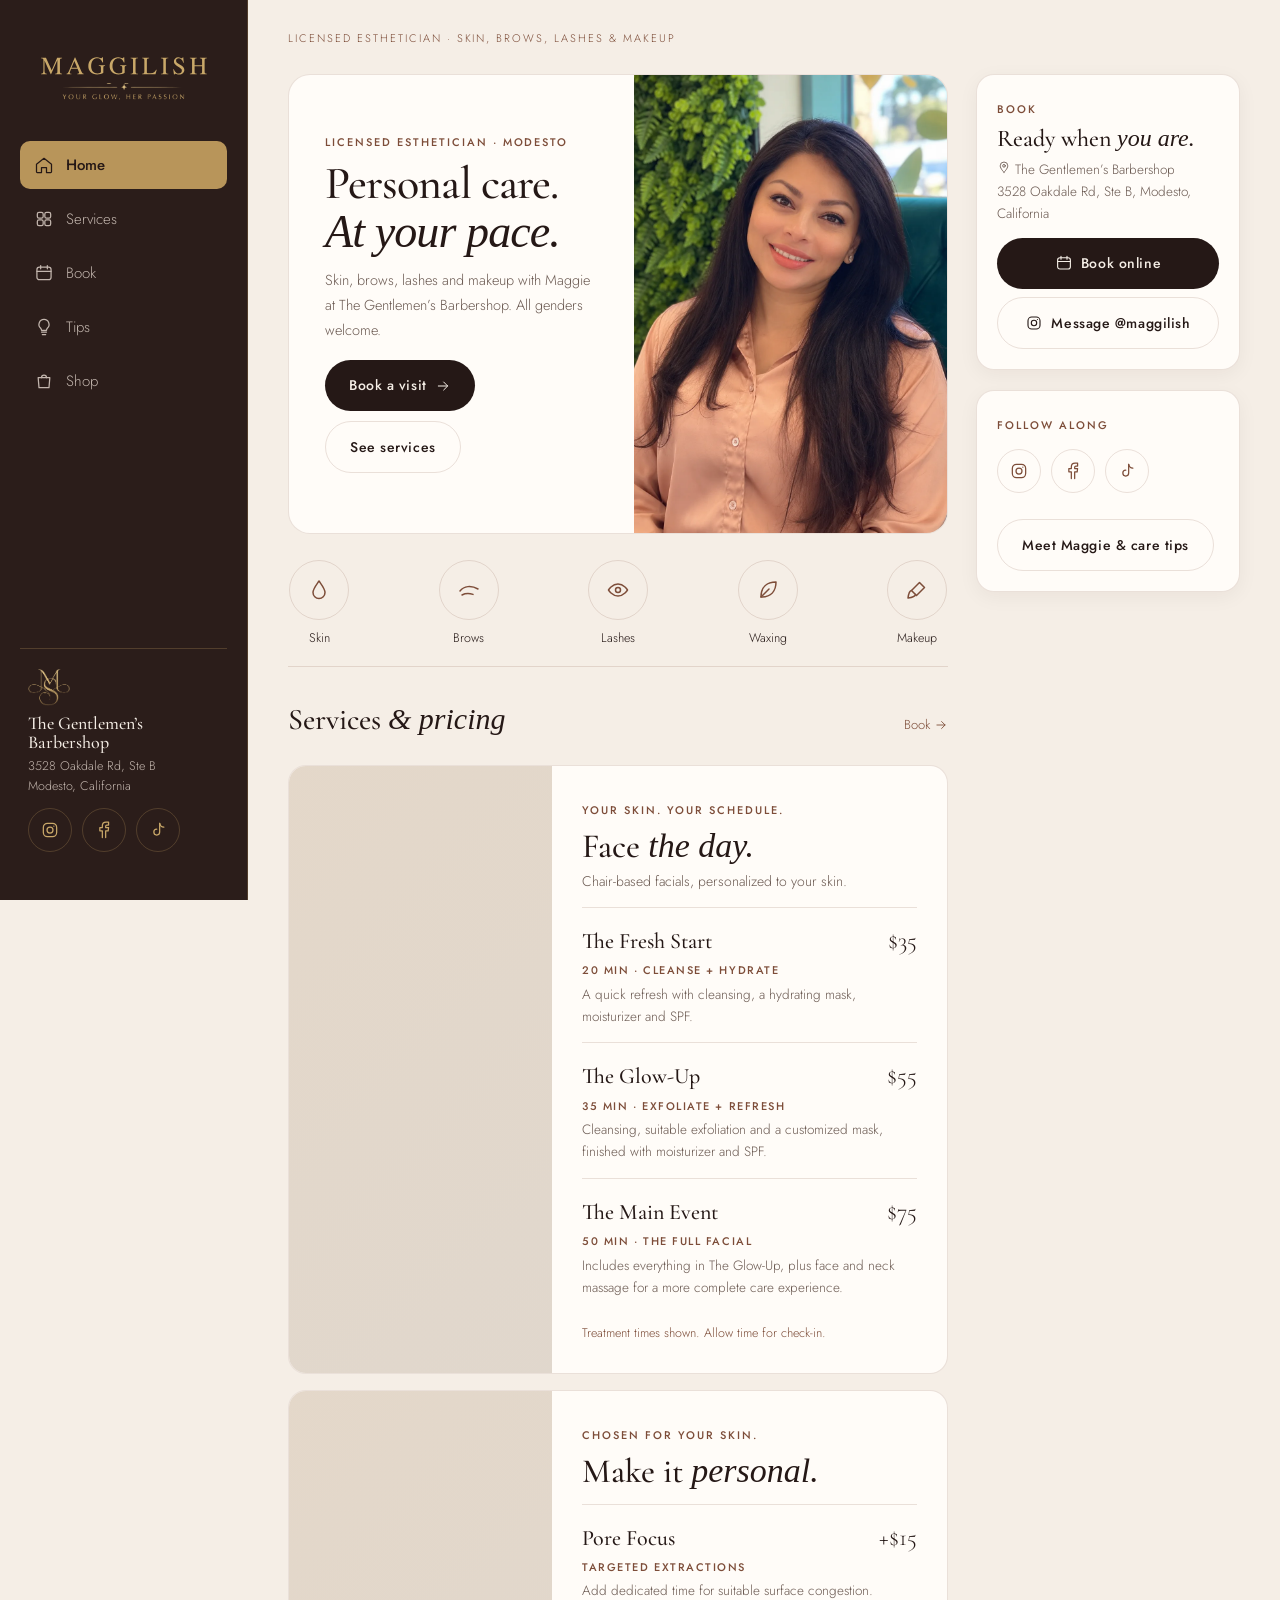
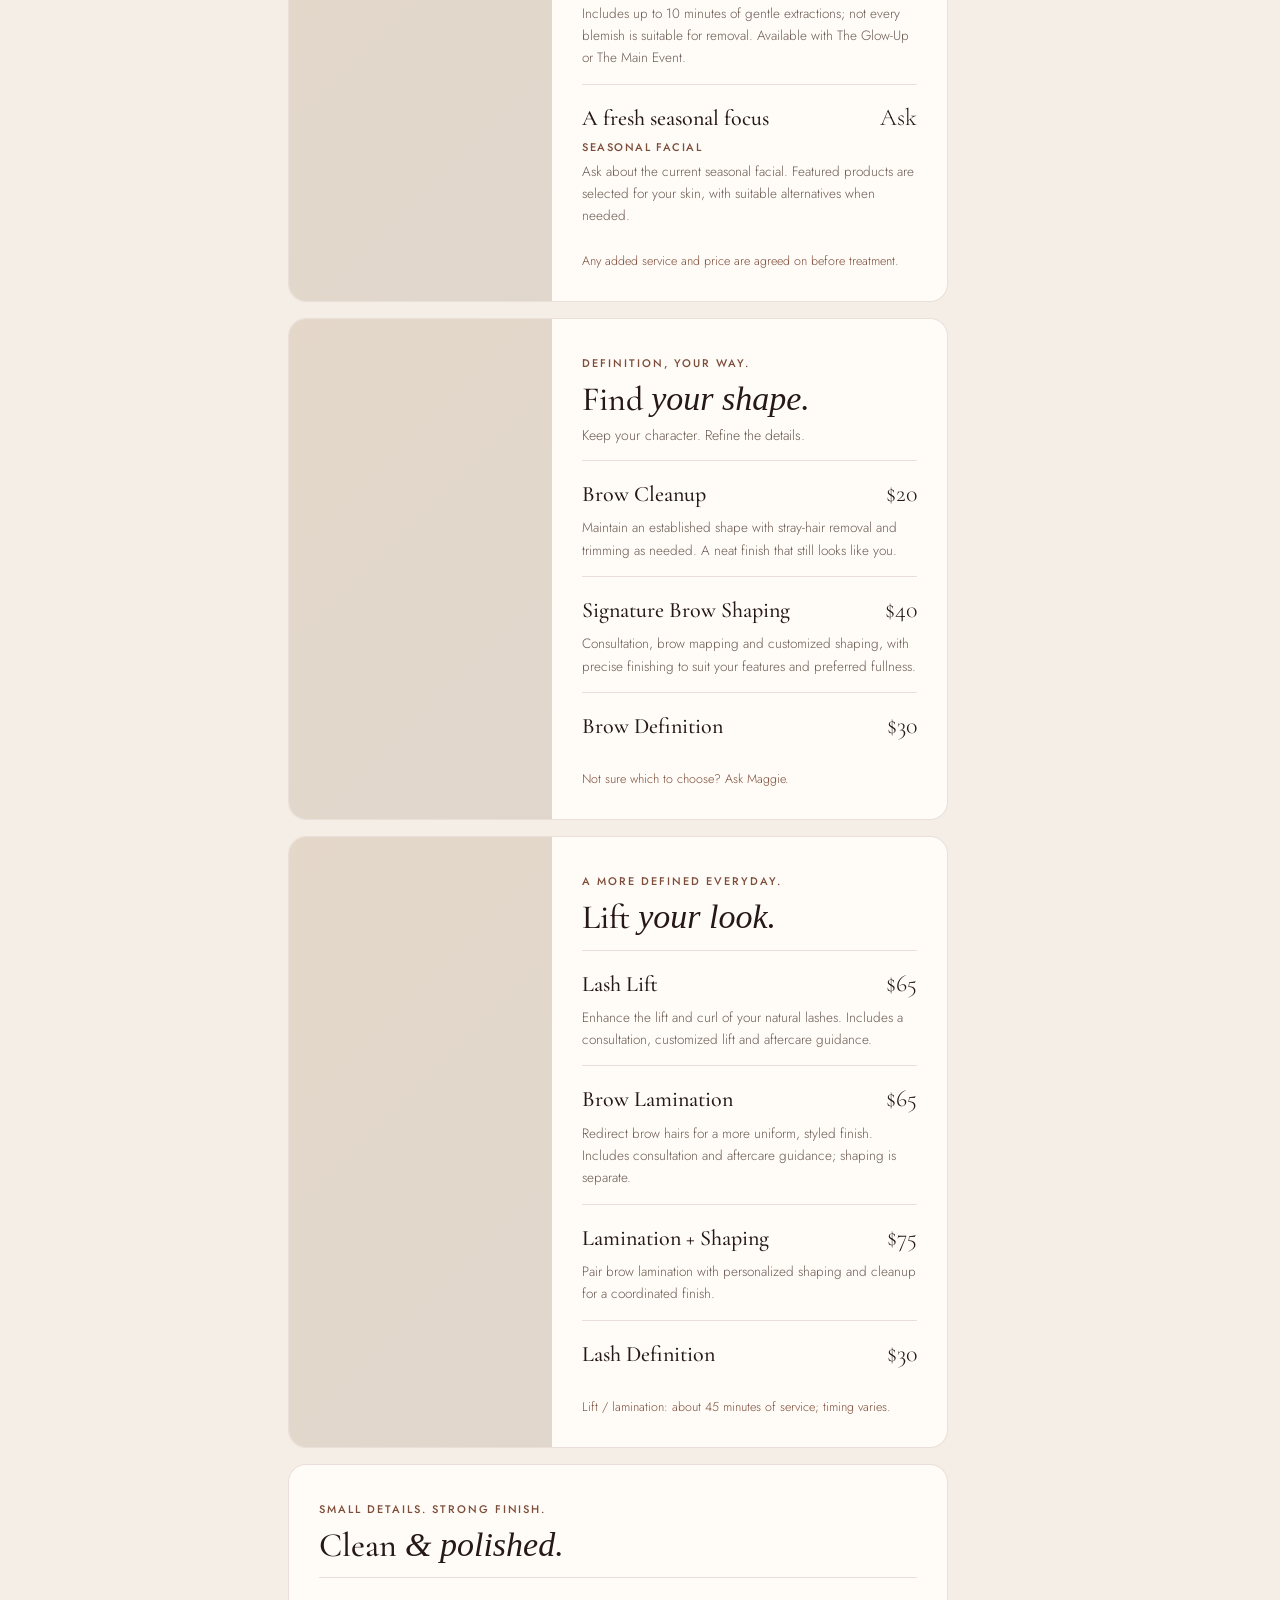
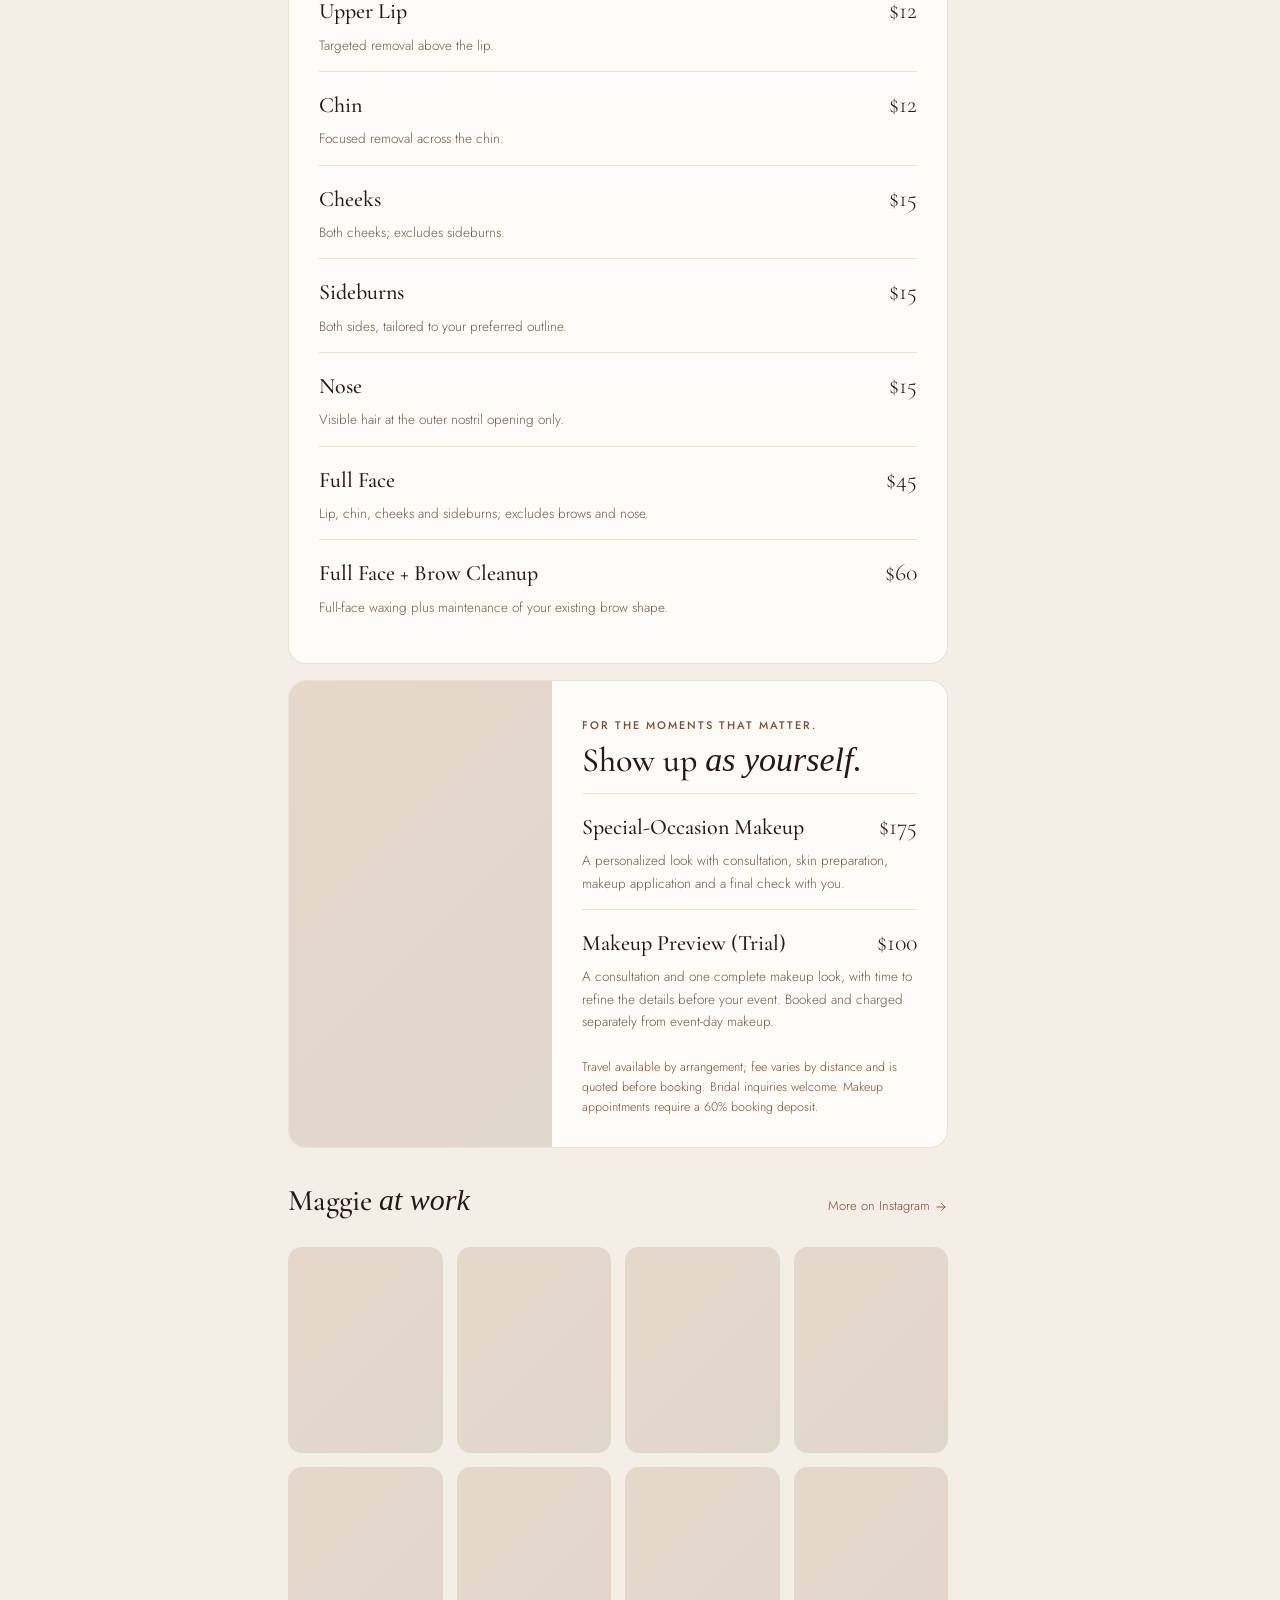
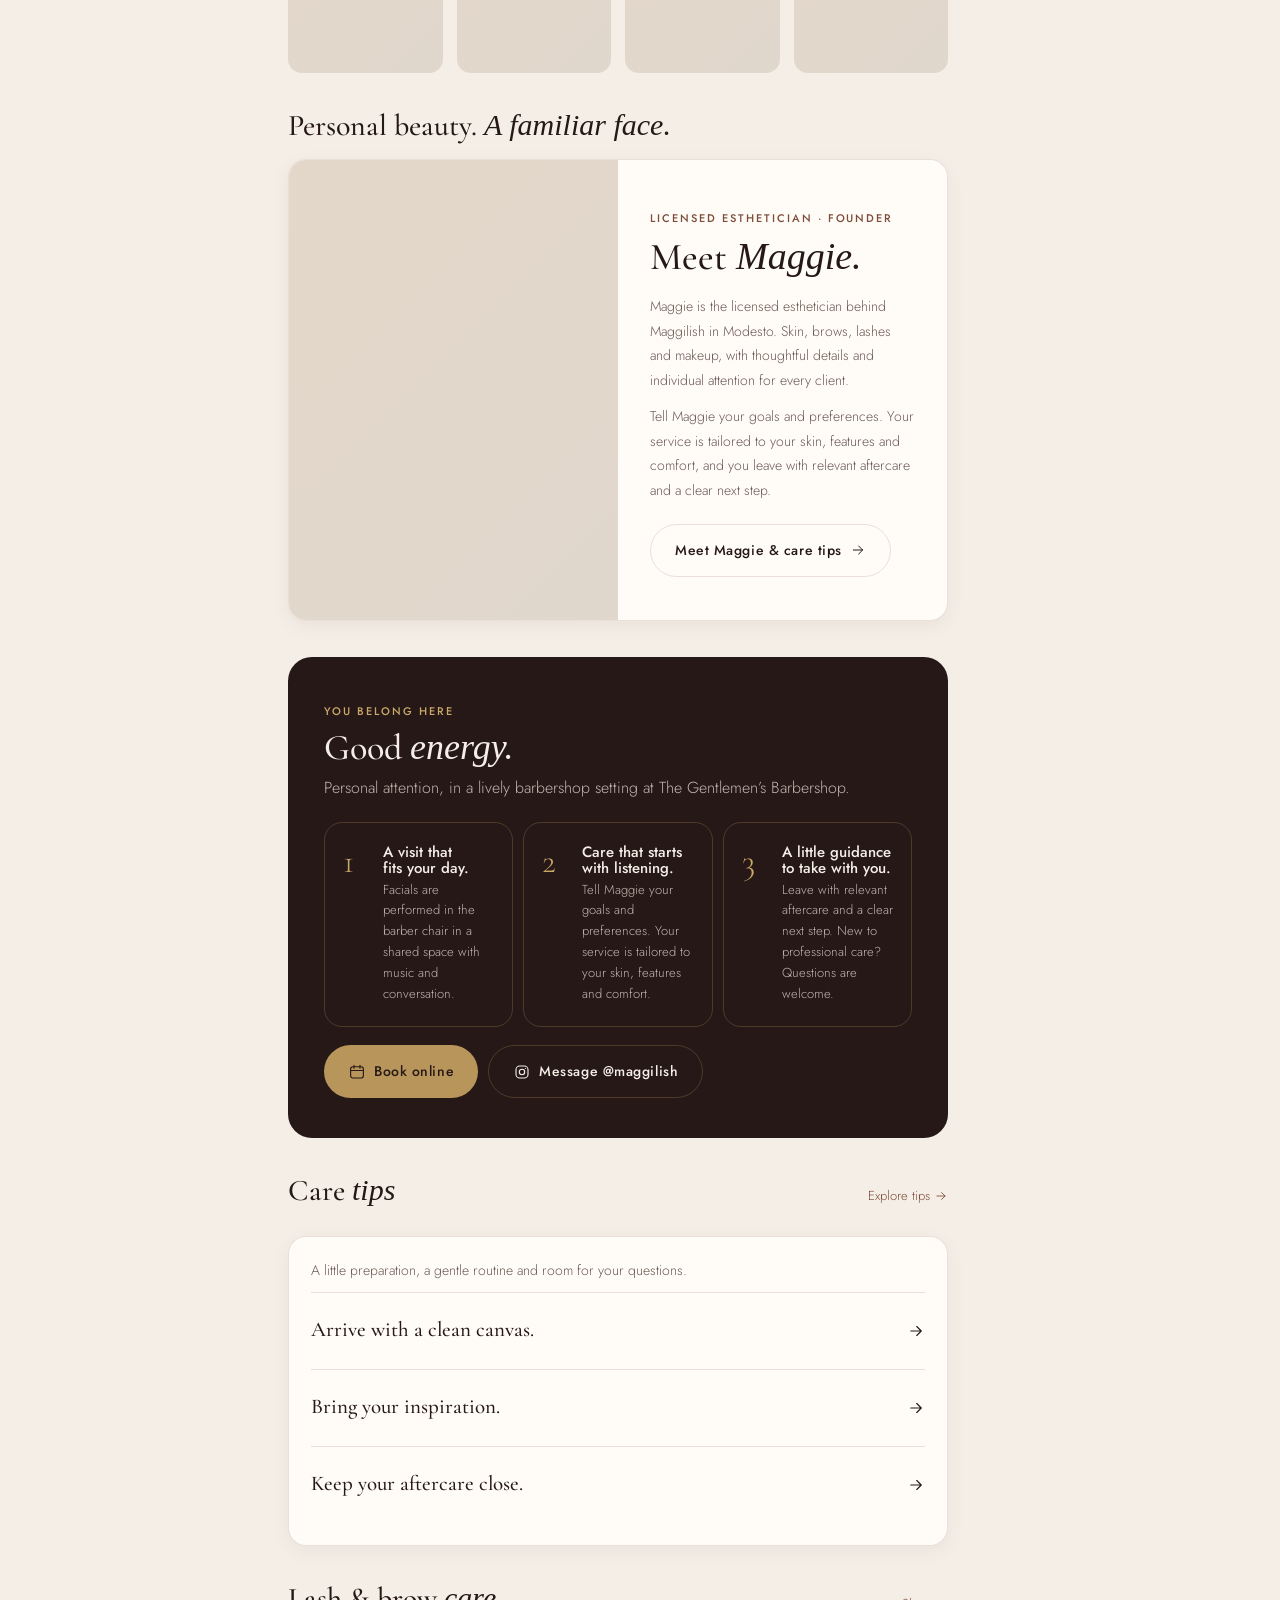
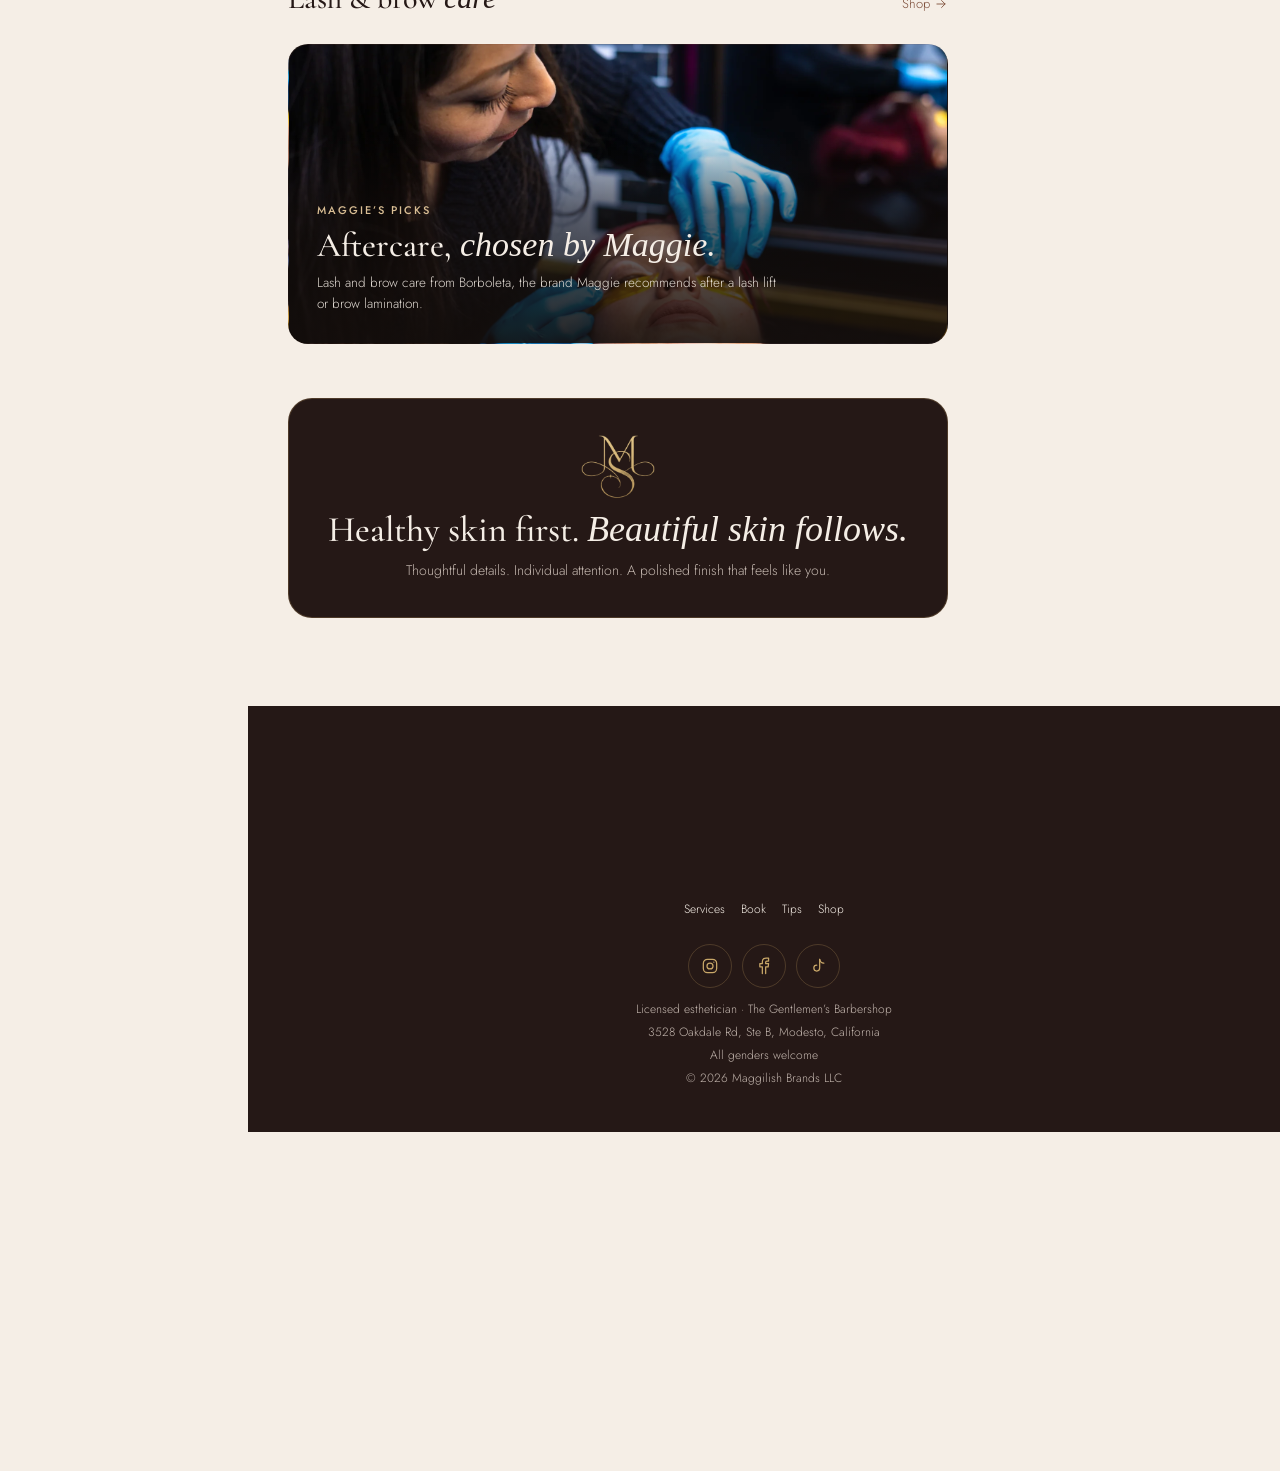
<file: login/index.html>
<!doctype html><meta charset="utf-8"><title>Maggilish</title><link rel="canonical" href="https://maggilish.com/"><meta name="robots" content="noindex"><meta http-equiv="refresh" content="0; url=/"><a href="/">Continue to Maggilish</a>
</file>
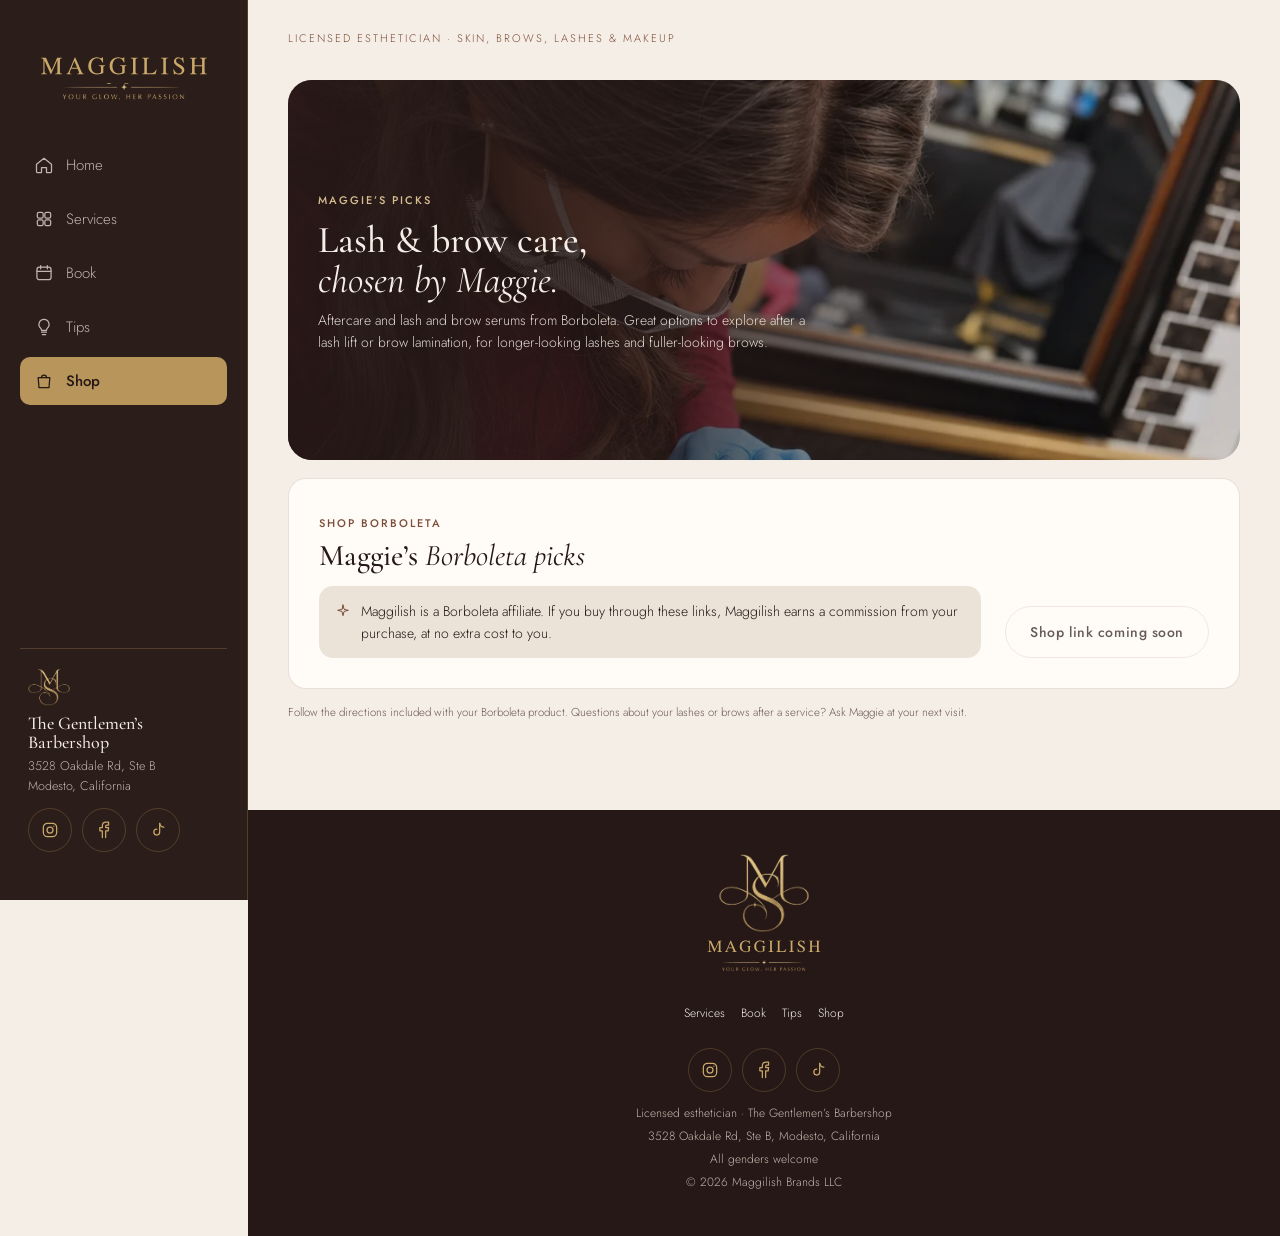
<file: shop/index.html>
<!doctype html>
<html lang="en">
<head>
<meta charset="utf-8">
<meta name="viewport" content="width=device-width,initial-scale=1,viewport-fit=cover">
<title>Shop lash &amp; brow care · Maggilish</title>
<meta name="description" content="Lash and brow care from Borboleta, recommended by Maggie, licensed esthetician in Modesto. Maggilish earns a commission on purchases through these links.">
<link rel="canonical" href="https://maggilish.com/shop/">
<meta name="theme-color" content="#F5EEE6">
<meta property="og:type" content="website"><meta property="og:title" content="Shop lash &amp; brow care · Maggilish"><meta property="og:description" content="Lash and brow care from Borboleta, recommended by Maggie, licensed esthetician in Modesto. Maggilish earns a commission on purchases through these links.">
<meta property="og:url" content="https://maggilish.com/shop/"><meta property="og:image" content="https://maggilish.com/assets/img/og.jpg">
<link rel="icon" href="/assets/brand/favicon-64.png" sizes="64x64">
<link rel="apple-touch-icon" href="/assets/brand/apple-touch-icon.png">
<link rel="manifest" href="/manifest.webmanifest">
<meta name="apple-mobile-web-app-capable" content="yes"><meta name="apple-mobile-web-app-title" content="Maggilish">
<link rel="preconnect" href="https://fonts.googleapis.com"><link rel="preconnect" href="https://fonts.gstatic.com" crossorigin>
<link href="https://fonts.googleapis.com/css2?family=Cormorant+Garamond:ital,wght@0,300;0,400;0,500;1,300;1,400;1,500&family=Jost:wght@300;400;500;600&display=swap" rel="stylesheet">
<link rel="stylesheet" href="/assets/site.css?v=20261124.120261124.2">
</head>
<body>
<a class="skip" href="#main">Skip to content</a>
<div class="app">
<aside class="side dark" aria-label="Main menu">
<a class="logo" href="/"><img src="/assets/brand/nimbus-wordmark-gold.svg" alt="Maggilish" width="200" height="74"></a>
<nav><a href="/"><svg class="ico" viewBox="0 0 24 24" aria-hidden="true" style="width:20px;height:20px"><path d="M3 11 12 4l9 7v9a1 1 0 0 1-1 1h-5v-6h-6v6H4a1 1 0 0 1-1-1z"/></svg>Home</a><a href="/#services"><svg class="ico" viewBox="0 0 24 24" aria-hidden="true" style="width:20px;height:20px"><rect x="4" y="4" width="7" height="7" rx="2"/><rect x="13" y="4" width="7" height="7" rx="2"/><rect x="4" y="13" width="7" height="7" rx="2"/><rect x="13" y="13" width="7" height="7" rx="2"/></svg>Services</a><a href="/book/"><svg class="ico" viewBox="0 0 24 24" aria-hidden="true" style="width:20px;height:20px"><rect x="3.5" y="5" width="17" height="15" rx="3"/><path d="M8 3v4M16 3v4M3.5 10h17"/></svg>Book</a><a href="/tips/"><svg class="ico" viewBox="0 0 24 24" aria-hidden="true" style="width:20px;height:20px"><path d="M9 18h6M10 21h4M12 3a6 6 0 0 0-4 10.5c.8.8 1 1.5 1 2.5h6c0-1 .2-1.7 1-2.5A6 6 0 0 0 12 3z"/></svg>Tips</a><a href="/shop/" aria-current=page><svg class="ico" viewBox="0 0 24 24" aria-hidden="true" style="width:20px;height:20px"><path d="M5 8h14l-1 12H6z"/><path d="M9 8a3 3 0 0 1 6 0"/></svg>Shop</a></nav>
<div class="help"><img src="/assets/brand/emblem-gold.webp" alt="" width="42" height="37">
<h3>The Gentlemen&#8217;s Barbershop</h3><p class="mute">3528 Oakdale Rd, Ste B<br>Modesto, California</p><div class="socials"><a href="https://www.instagram.com/maggilish/" rel="noopener" aria-label="Maggilish on Instagram"><svg class="ico" viewBox="0 0 24 24" aria-hidden="true" style="width:20px;height:20px"><rect x="4" y="4" width="16" height="16" rx="5"/><circle cx="12" cy="12" r="3.6"/><path d="M16.6 7.4h.01"/></svg></a><a href="https://www.facebook.com/profile.php?id=100063951256102" rel="noopener" aria-label="Maggilish on Facebook"><svg class="ico" viewBox="0 0 24 24" aria-hidden="true" style="width:20px;height:20px"><path d="M14 21v-8h3l.5-4H14V7.5c0-1 .4-1.5 1.5-1.5h2V2.5h-3C11.5 2.5 10 4.3 10 7v2H7v4h3v8"/></svg></a><a href="https://www.tiktok.com/@maggilish" rel="noopener" aria-label="Maggilish on TikTok"><svg class="ico" viewBox="0 0 24 24" aria-hidden="true" style="width:20px;height:20px"><path d="M14 4v10.5a3.5 3.5 0 1 1-3.5-3.5"/><path d="M14 4c.5 2.6 2.4 4.4 5 4.6"/></svg></a></div></div>
</aside>
<div class="content">
<header class="top">
<a class="logo" href="/" aria-label="Maggilish home"><img src="/assets/brand/nimbus-wordmark-gold-deep.svg" alt="Maggilish" width="120" height="44"></a>
<div class="hello">Licensed esthetician · Skin, brows, lashes &amp; makeup</div>
<div class="actions"><a class="btn sm" href="https://thegentlemensbarber.setmore.com/2YbugMNRgFuLwELtjkn4OlfJwV5zsK5Q" rel="noopener">Book</a></div>
</header>
<main id="main"><section class="cs">
<div class="cs-hero" style="background-image:url(/assets/img/lashes-lift-detail.webp)"><div class="in"><span class="lab">Maggie&#8217;s picks</span><h1>Lash &amp; brow care, <em>chosen by Maggie.</em></h1>
<p>Aftercare and lash and brow serums from Borboleta. Great options to explore after a lash lift or brow lamination, for longer-looking lashes and fuller-looking brows.</p></div></div>
<section class="card shop-box"><div><span class="lab">Shop Borboleta</span><h2>Maggie&#8217;s <em>Borboleta picks</em></h2>
<p class="disclosure"><svg class="ico" viewBox="0 0 24 24" aria-hidden="true" style="width:16px;height:16px"><path d="M12 3l1.6 6.4L20 11l-6.4 1.6L12 19l-1.6-6.4L4 11l6.4-1.6z"/></svg><span>Maggilish is a Borboleta affiliate. If you buy through these links, Maggilish earns a commission from your purchase, at no extra cost to you.</span></p></div>
<div class="btn-row"><span class="btn ghost" aria-disabled="true">Shop link coming soon</span></div></section>

<p class="mute note">Follow the directions included with your Borboleta product. Questions about your lashes or brows after a service? Ask Maggie at your next visit.</p>
</section>
</main>
<footer class="foot dark">
<img src="/assets/brand/nimbus-stacked-gold.svg" alt="Maggilish, your glow, her passion" width="140" height="137" loading="lazy">
<nav aria-label="Footer"><a href="/#services">Services</a><a href="/book/">Book</a><a href="/tips/">Tips</a><a href="/shop/">Shop</a></nav>
<div class="socials"><a href="https://www.instagram.com/maggilish/" rel="noopener" aria-label="Maggilish on Instagram"><svg class="ico" viewBox="0 0 24 24" aria-hidden="true" style="width:20px;height:20px"><rect x="4" y="4" width="16" height="16" rx="5"/><circle cx="12" cy="12" r="3.6"/><path d="M16.6 7.4h.01"/></svg></a><a href="https://www.facebook.com/profile.php?id=100063951256102" rel="noopener" aria-label="Maggilish on Facebook"><svg class="ico" viewBox="0 0 24 24" aria-hidden="true" style="width:20px;height:20px"><path d="M14 21v-8h3l.5-4H14V7.5c0-1 .4-1.5 1.5-1.5h2V2.5h-3C11.5 2.5 10 4.3 10 7v2H7v4h3v8"/></svg></a><a href="https://www.tiktok.com/@maggilish" rel="noopener" aria-label="Maggilish on TikTok"><svg class="ico" viewBox="0 0 24 24" aria-hidden="true" style="width:20px;height:20px"><path d="M14 4v10.5a3.5 3.5 0 1 1-3.5-3.5"/><path d="M14 4c.5 2.6 2.4 4.4 5 4.6"/></svg></a></div>
<p>Licensed esthetician · The Gentlemen&#8217;s Barbershop</p><p>3528 Oakdale Rd, Ste B, Modesto, California</p><p>All genders welcome</p><p>&#169; 2026 Maggilish Brands LLC</p>
</footer>
</div>
</div>
<nav class="tabbar" aria-label="Main menu"><a href="/"><svg class="ico" viewBox="0 0 24 24" aria-hidden="true" style="width:23px;height:23px"><path d="M3 11 12 4l9 7v9a1 1 0 0 1-1 1h-5v-6h-6v6H4a1 1 0 0 1-1-1z"/></svg>Home</a><a href="/#services"><svg class="ico" viewBox="0 0 24 24" aria-hidden="true" style="width:23px;height:23px"><rect x="4" y="4" width="7" height="7" rx="2"/><rect x="13" y="4" width="7" height="7" rx="2"/><rect x="4" y="13" width="7" height="7" rx="2"/><rect x="13" y="13" width="7" height="7" rx="2"/></svg>Services</a><a class="book" href="/book/"><span class="b"><svg class="ico" viewBox="0 0 24 24" aria-hidden="true" style="width:24px;height:24px"><rect x="3.5" y="5" width="17" height="15" rx="3"/><path d="M8 3v4M16 3v4M3.5 10h17"/></svg></span>Book</a><a href="/tips/"><svg class="ico" viewBox="0 0 24 24" aria-hidden="true" style="width:23px;height:23px"><path d="M9 18h6M10 21h4M12 3a6 6 0 0 0-4 10.5c.8.8 1 1.5 1 2.5h6c0-1 .2-1.7 1-2.5A6 6 0 0 0 12 3z"/></svg>Tips</a><a href="/shop/" aria-current="page"><svg class="ico" viewBox="0 0 24 24" aria-hidden="true" style="width:23px;height:23px"><path d="M5 8h14l-1 12H6z"/><path d="M9 8a3 3 0 0 1 6 0"/></svg>Shop</a></nav>
</body>
</html>
</file>
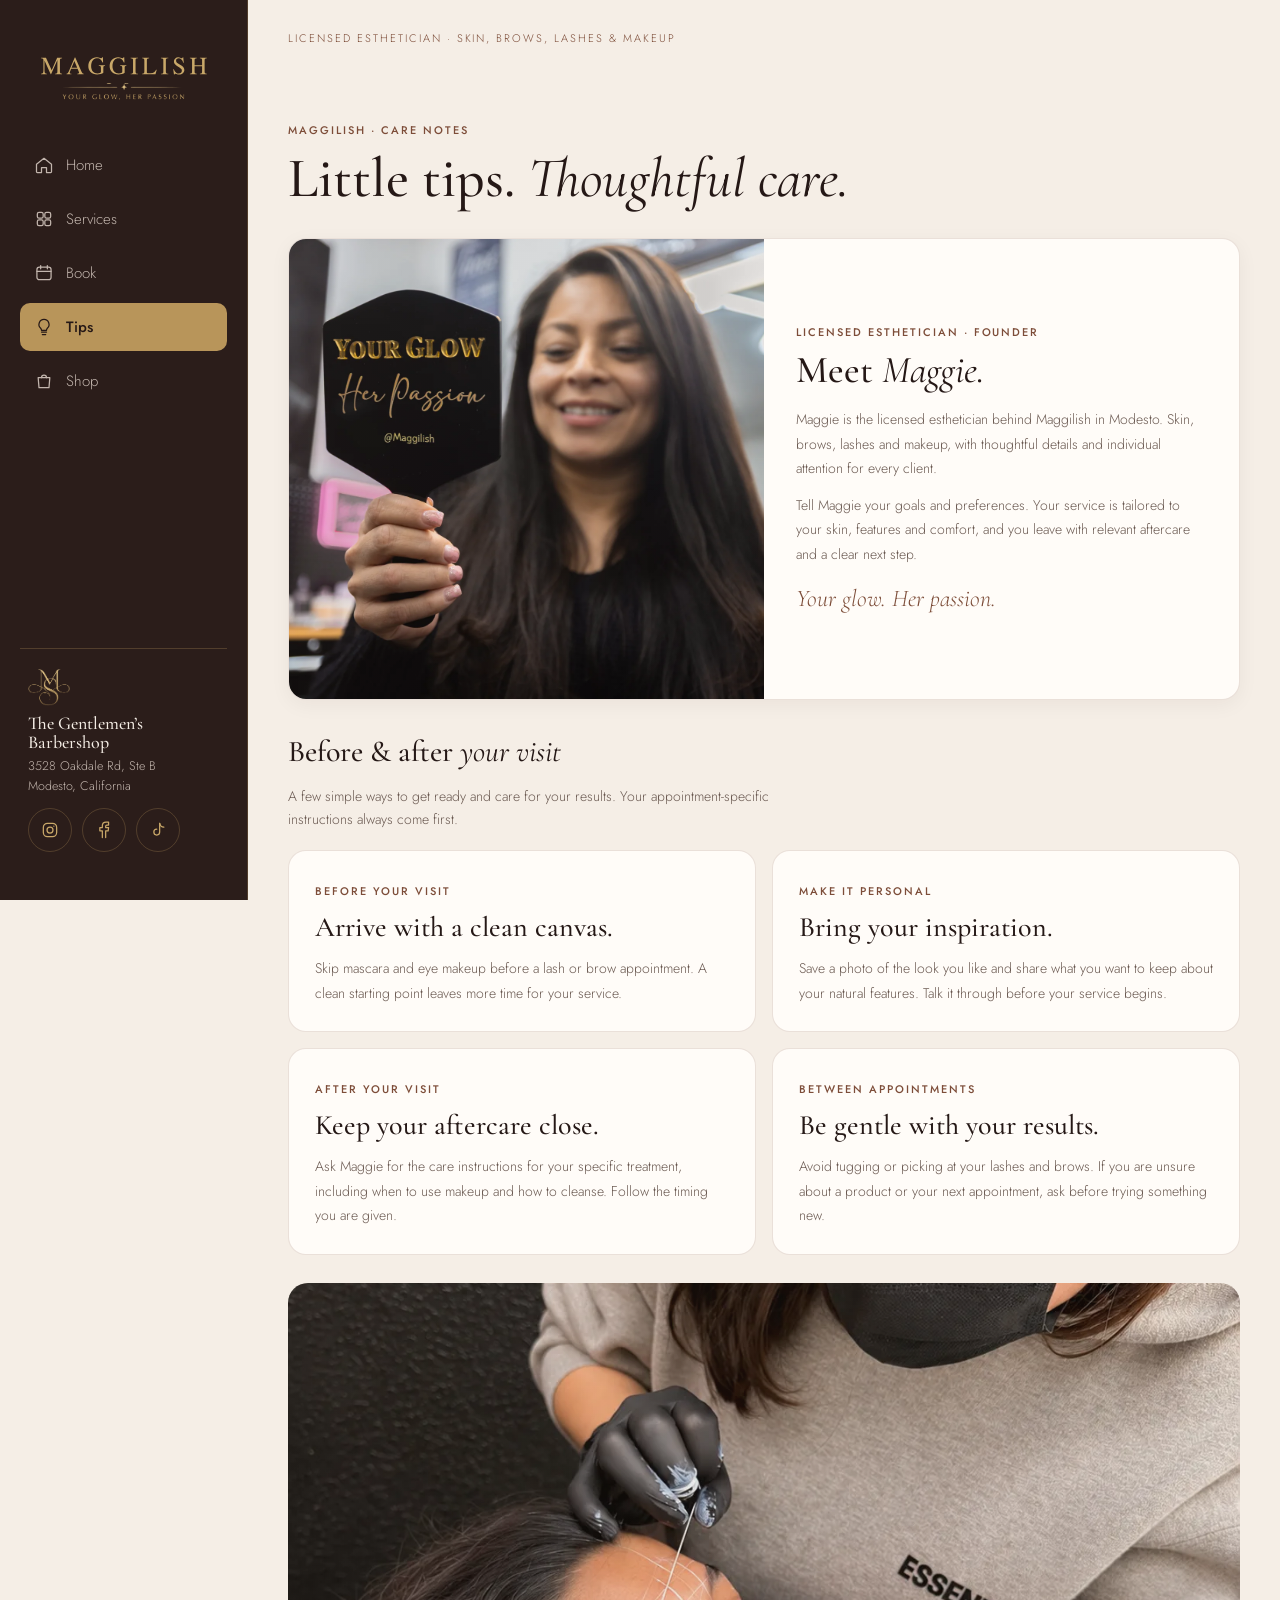
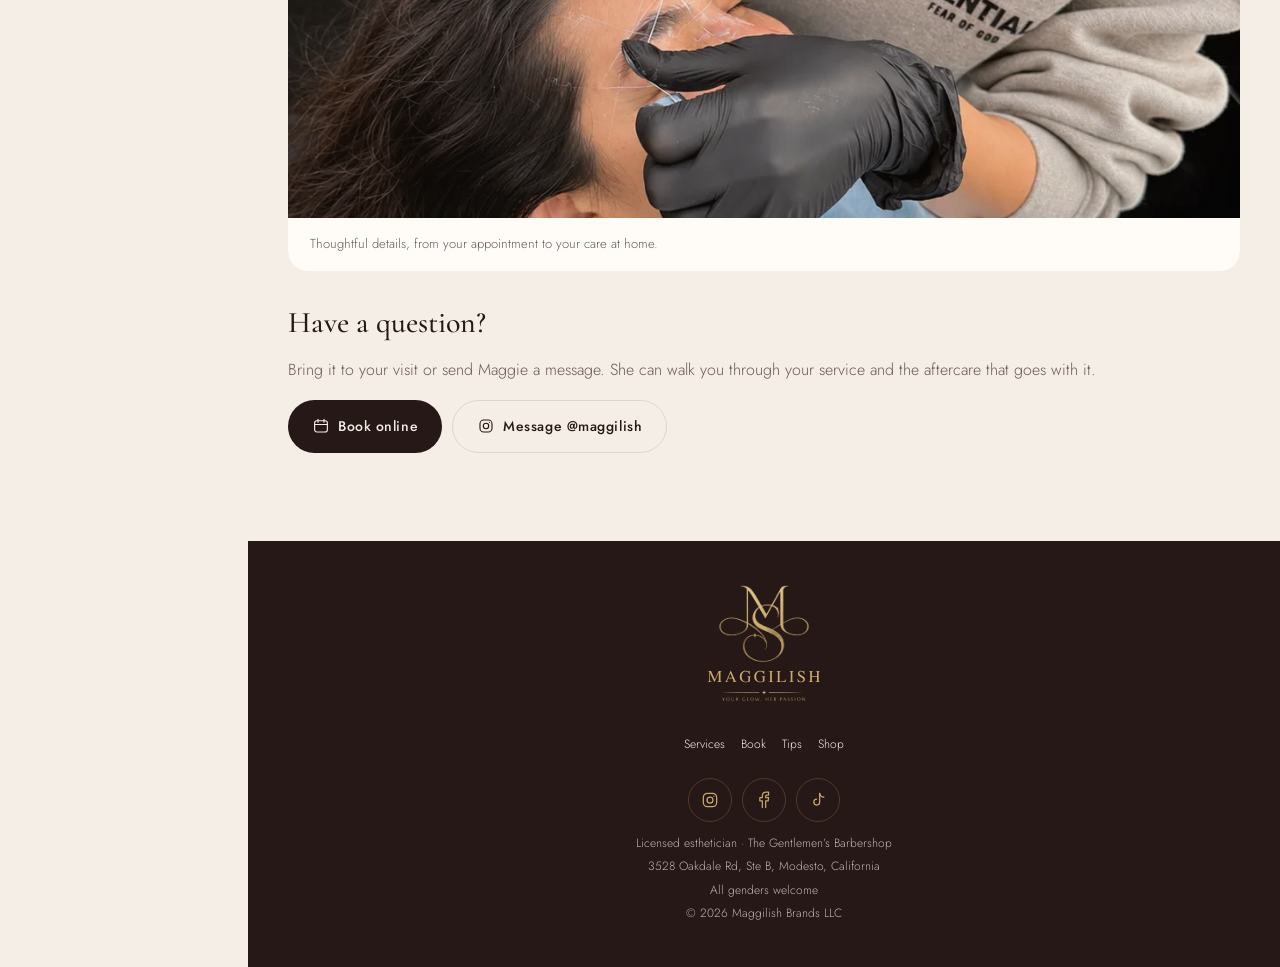
<file: tips/index.html>
<!doctype html>
<html lang="en">
<head>
<meta charset="utf-8">
<meta name="viewport" content="width=device-width,initial-scale=1,viewport-fit=cover">
<title>Meet Maggie &amp; care tips · Maggilish</title>
<meta name="description" content="Meet Maggie, licensed esthetician behind Maggilish in Modesto, and explore simple preparation and aftercare tips.">
<link rel="canonical" href="https://maggilish.com/tips/">
<meta name="theme-color" content="#F5EEE6">
<meta property="og:type" content="website"><meta property="og:title" content="Meet Maggie &amp; care tips · Maggilish"><meta property="og:description" content="Meet Maggie, licensed esthetician behind Maggilish in Modesto, and explore simple preparation and aftercare tips.">
<meta property="og:url" content="https://maggilish.com/tips/"><meta property="og:image" content="https://maggilish.com/assets/img/og.jpg">
<link rel="icon" href="/assets/brand/favicon-64.png" sizes="64x64">
<link rel="apple-touch-icon" href="/assets/brand/apple-touch-icon.png">
<link rel="manifest" href="/manifest.webmanifest">
<meta name="apple-mobile-web-app-capable" content="yes"><meta name="apple-mobile-web-app-title" content="Maggilish">
<link rel="preconnect" href="https://fonts.googleapis.com"><link rel="preconnect" href="https://fonts.gstatic.com" crossorigin>
<link href="https://fonts.googleapis.com/css2?family=Cormorant+Garamond:ital,wght@0,300;0,400;0,500;1,300;1,400;1,500&family=Jost:wght@300;400;500;600&display=swap" rel="stylesheet">
<link rel="stylesheet" href="/assets/site.css?v=20261124.120261124.2">
</head>
<body>
<a class="skip" href="#main">Skip to content</a>
<div class="app">
<aside class="side dark" aria-label="Main menu">
<a class="logo" href="/"><img src="/assets/brand/nimbus-wordmark-gold.svg" alt="Maggilish" width="200" height="74"></a>
<nav><a href="/"><svg class="ico" viewBox="0 0 24 24" aria-hidden="true" style="width:20px;height:20px"><path d="M3 11 12 4l9 7v9a1 1 0 0 1-1 1h-5v-6h-6v6H4a1 1 0 0 1-1-1z"/></svg>Home</a><a href="/#services"><svg class="ico" viewBox="0 0 24 24" aria-hidden="true" style="width:20px;height:20px"><rect x="4" y="4" width="7" height="7" rx="2"/><rect x="13" y="4" width="7" height="7" rx="2"/><rect x="4" y="13" width="7" height="7" rx="2"/><rect x="13" y="13" width="7" height="7" rx="2"/></svg>Services</a><a href="/book/"><svg class="ico" viewBox="0 0 24 24" aria-hidden="true" style="width:20px;height:20px"><rect x="3.5" y="5" width="17" height="15" rx="3"/><path d="M8 3v4M16 3v4M3.5 10h17"/></svg>Book</a><a href="/tips/" aria-current=page><svg class="ico" viewBox="0 0 24 24" aria-hidden="true" style="width:20px;height:20px"><path d="M9 18h6M10 21h4M12 3a6 6 0 0 0-4 10.5c.8.8 1 1.5 1 2.5h6c0-1 .2-1.7 1-2.5A6 6 0 0 0 12 3z"/></svg>Tips</a><a href="/shop/"><svg class="ico" viewBox="0 0 24 24" aria-hidden="true" style="width:20px;height:20px"><path d="M5 8h14l-1 12H6z"/><path d="M9 8a3 3 0 0 1 6 0"/></svg>Shop</a></nav>
<div class="help"><img src="/assets/brand/emblem-gold.webp" alt="" width="42" height="37">
<h3>The Gentlemen&#8217;s Barbershop</h3><p class="mute">3528 Oakdale Rd, Ste B<br>Modesto, California</p><div class="socials"><a href="https://www.instagram.com/maggilish/" rel="noopener" aria-label="Maggilish on Instagram"><svg class="ico" viewBox="0 0 24 24" aria-hidden="true" style="width:20px;height:20px"><rect x="4" y="4" width="16" height="16" rx="5"/><circle cx="12" cy="12" r="3.6"/><path d="M16.6 7.4h.01"/></svg></a><a href="https://www.facebook.com/profile.php?id=100063951256102" rel="noopener" aria-label="Maggilish on Facebook"><svg class="ico" viewBox="0 0 24 24" aria-hidden="true" style="width:20px;height:20px"><path d="M14 21v-8h3l.5-4H14V7.5c0-1 .4-1.5 1.5-1.5h2V2.5h-3C11.5 2.5 10 4.3 10 7v2H7v4h3v8"/></svg></a><a href="https://www.tiktok.com/@maggilish" rel="noopener" aria-label="Maggilish on TikTok"><svg class="ico" viewBox="0 0 24 24" aria-hidden="true" style="width:20px;height:20px"><path d="M14 4v10.5a3.5 3.5 0 1 1-3.5-3.5"/><path d="M14 4c.5 2.6 2.4 4.4 5 4.6"/></svg></a></div></div>
</aside>
<div class="content">
<header class="top">
<a class="logo" href="/" aria-label="Maggilish home"><img src="/assets/brand/nimbus-wordmark-gold-deep.svg" alt="Maggilish" width="120" height="44"></a>
<div class="hello">Licensed esthetician · Skin, brows, lashes &amp; makeup</div>
<div class="actions"><a class="btn sm" href="https://thegentlemensbarber.setmore.com/2YbugMNRgFuLwELtjkn4OlfJwV5zsK5Q" rel="noopener">Book</a></div>
</header>
<main id="main"><section class="cs tips-page"><div class="sec-h"><div><span class="lab">Maggilish · Care notes</span><h1>Little tips. <em>Thoughtful care.</em></h1></div></div>
<section class="card meet-maggie" aria-label="Meet Maggie">
<div class="brand-photo"><img src="/assets/img/maggie-brand.webp" alt="Maggie holding the Maggilish brand mirror" width="1800" height="1200" loading="lazy"></div>
<div class="meet-copy"><span class="lab">Licensed esthetician · Founder</span><h2>Meet <em>Maggie.</em></h2>
<p class="mute">Maggie is the licensed esthetician behind Maggilish in Modesto. Skin, brows, lashes and makeup, with thoughtful details and individual attention for every client.</p>
<p class="mute">Tell Maggie your goals and preferences. Your service is tailored to your skin, features and comfort, and you leave with relevant aftercare and a clear next step.</p>
<p class="signature">Your glow. Her passion.</p></div></section>
<div class="sec-h"><h2>Before &amp; after <em>your visit</em></h2></div>
<p class="mute tips-intro">A few simple ways to get ready and care for your results. Your appointment-specific instructions always come first.</p>
<div class="care-grid"><article class="card care-tip"><span class="lab">Before your visit</span><h3>Arrive with a clean canvas.</h3><p class="mute">Skip mascara and eye makeup before a lash or brow appointment. A clean starting point leaves more time for your service.</p></article><article class="card care-tip"><span class="lab">Make it personal</span><h3>Bring your inspiration.</h3><p class="mute">Save a photo of the look you like and share what you want to keep about your natural features. Talk it through before your service begins.</p></article><article class="card care-tip"><span class="lab">After your visit</span><h3>Keep your aftercare close.</h3><p class="mute">Ask Maggie for the care instructions for your specific treatment, including when to use makeup and how to cleanse. Follow the timing you are given.</p></article><article class="card care-tip"><span class="lab">Between appointments</span><h3>Be gentle with your results.</h3><p class="mute">Avoid tugging or picking at your lashes and brows. If you are unsure about a product or your next appointment, ask before trying something new.</p></article></div>
<figure class="care-photo brand-photo"><img src="/assets/img/brows-detail.webp" alt="Maggie carefully shaping a client's brows" width="1800" height="1200" loading="lazy"><figcaption>Thoughtful details, from your appointment to your care at home.</figcaption></figure>
<div class="sec-h"><h2>Have a question?</h2></div><p class="mute">Bring it to your visit or send Maggie a message. She can walk you through your service and the aftercare that goes with it.</p>
<div class="btn-row"><a class="btn" href="https://thegentlemensbarber.setmore.com/2YbugMNRgFuLwELtjkn4OlfJwV5zsK5Q" rel="noopener"><svg class="ico" viewBox="0 0 24 24" aria-hidden="true" style="width:18px;height:18px"><rect x="3.5" y="5" width="17" height="15" rx="3"/><path d="M8 3v4M16 3v4M3.5 10h17"/></svg>Book online</a><a class="btn ghost" href="https://instagram.com/maggilish" rel="noopener"><svg class="ico" viewBox="0 0 24 24" aria-hidden="true" style="width:18px;height:18px"><rect x="4" y="4" width="16" height="16" rx="5"/><circle cx="12" cy="12" r="3.6"/><path d="M16.6 7.4h.01"/></svg>Message @maggilish</a></div></section>
</main>
<footer class="foot dark">
<img src="/assets/brand/nimbus-stacked-gold.svg" alt="Maggilish, your glow, her passion" width="140" height="137" loading="lazy">
<nav aria-label="Footer"><a href="/#services">Services</a><a href="/book/">Book</a><a href="/tips/">Tips</a><a href="/shop/">Shop</a></nav>
<div class="socials"><a href="https://www.instagram.com/maggilish/" rel="noopener" aria-label="Maggilish on Instagram"><svg class="ico" viewBox="0 0 24 24" aria-hidden="true" style="width:20px;height:20px"><rect x="4" y="4" width="16" height="16" rx="5"/><circle cx="12" cy="12" r="3.6"/><path d="M16.6 7.4h.01"/></svg></a><a href="https://www.facebook.com/profile.php?id=100063951256102" rel="noopener" aria-label="Maggilish on Facebook"><svg class="ico" viewBox="0 0 24 24" aria-hidden="true" style="width:20px;height:20px"><path d="M14 21v-8h3l.5-4H14V7.5c0-1 .4-1.5 1.5-1.5h2V2.5h-3C11.5 2.5 10 4.3 10 7v2H7v4h3v8"/></svg></a><a href="https://www.tiktok.com/@maggilish" rel="noopener" aria-label="Maggilish on TikTok"><svg class="ico" viewBox="0 0 24 24" aria-hidden="true" style="width:20px;height:20px"><path d="M14 4v10.5a3.5 3.5 0 1 1-3.5-3.5"/><path d="M14 4c.5 2.6 2.4 4.4 5 4.6"/></svg></a></div>
<p>Licensed esthetician · The Gentlemen&#8217;s Barbershop</p><p>3528 Oakdale Rd, Ste B, Modesto, California</p><p>All genders welcome</p><p>&#169; 2026 Maggilish Brands LLC</p>
</footer>
</div>
</div>
<nav class="tabbar" aria-label="Main menu"><a href="/"><svg class="ico" viewBox="0 0 24 24" aria-hidden="true" style="width:23px;height:23px"><path d="M3 11 12 4l9 7v9a1 1 0 0 1-1 1h-5v-6h-6v6H4a1 1 0 0 1-1-1z"/></svg>Home</a><a href="/#services"><svg class="ico" viewBox="0 0 24 24" aria-hidden="true" style="width:23px;height:23px"><rect x="4" y="4" width="7" height="7" rx="2"/><rect x="13" y="4" width="7" height="7" rx="2"/><rect x="4" y="13" width="7" height="7" rx="2"/><rect x="13" y="13" width="7" height="7" rx="2"/></svg>Services</a><a class="book" href="/book/"><span class="b"><svg class="ico" viewBox="0 0 24 24" aria-hidden="true" style="width:24px;height:24px"><rect x="3.5" y="5" width="17" height="15" rx="3"/><path d="M8 3v4M16 3v4M3.5 10h17"/></svg></span>Book</a><a href="/tips/" aria-current="page"><svg class="ico" viewBox="0 0 24 24" aria-hidden="true" style="width:23px;height:23px"><path d="M9 18h6M10 21h4M12 3a6 6 0 0 0-4 10.5c.8.8 1 1.5 1 2.5h6c0-1 .2-1.7 1-2.5A6 6 0 0 0 12 3z"/></svg>Tips</a><a href="/shop/"><svg class="ico" viewBox="0 0 24 24" aria-hidden="true" style="width:23px;height:23px"><path d="M5 8h14l-1 12H6z"/><path d="M9 8a3 3 0 0 1 6 0"/></svg>Shop</a></nav>
</body>
</html>
</file>
<file: assets/site.css>
/* Maggilish — app-style site. One neutral design: porcelain and espresso, finished in champagne gold.
   Palette from the brand guide: Espresso #251816, Porcelain #F5EEE6, Cocoa #7D4D39, Mink #A69A94, Champagne #B8955A. */
:root{
  --porcelain:#F5EEE6; --espresso:#251816; --cocoa:#7D4D39; --mink:#A69A94; --champagne:#B8955A; --gold:#C9A869;
  --serif:"Cormorant Garamond",Georgia,serif; --sans:"Jost",system-ui,-apple-system,sans-serif;
  --radius:20px; --tab-h:72px; --side-w:248px;
  --bg:#F5EEE6; --bg2:#EFE6DB; --card:#FFFCF8; --ink:#251816; --mute:#6B5A52; --acc:#7D4D39; --metal:#B8955A;
  --chip:#ECE3D8; --btn:#251816; --btn-ink:#F5EEE6; --line:rgba(125,77,57,.16);
  --shadow:0 5px 20px rgba(37,24,22,.05); --tex:url(tex/porcelain.jpg);
  --scrim:linear-gradient(90deg,#F5EEE6 30%,rgba(245,238,230,0) 74%);
  color-scheme:light;
}
/* Espresso bands: side menu, visit, promise, footer. Gold is for the logo, hairlines and buttons here. */
.dark{
  --bg:#251816; --bg2:#2B1D1A; --card:#30211D; --ink:#F5EEE6; --mute:#C2B5AD; --acc:#C9A869;
  --chip:#3A2A25; --btn:#B8955A; --btn-ink:#251816; --line:rgba(184,149,90,.28); --shadow:none;
  background:var(--bg); color:var(--ink);
}
*{box-sizing:border-box;margin:0;padding:0}
html{-webkit-text-size-adjust:100%;scroll-behavior:smooth;scroll-padding-top:20px}
body{font-family:var(--sans);font-weight:300;font-size:16px;line-height:1.5;background:var(--bg);color:var(--ink);-webkit-font-smoothing:antialiased;transition:background .35s,color .35s;min-height:100vh}
img{display:block;max-width:100%}
a{color:inherit;text-decoration:none}
button{font:inherit;color:inherit;background:none;border:0;cursor:pointer}
:focus-visible{outline:2px solid var(--metal);outline-offset:3px;border-radius:8px}
.skip{position:absolute;left:-999px;top:8px;background:var(--btn);color:var(--btn-ink);padding:10px 16px;border-radius:999px;z-index:50}
.skip:focus{left:12px}
.serif{font-family:var(--serif)}
.mute{color:var(--mute)}
.lab{font-size:11px;letter-spacing:.22em;text-transform:uppercase;color:var(--acc);font-weight:500}
.ico{width:22px;height:22px;stroke:currentColor;fill:none;stroke-width:1.5;stroke-linecap:round;stroke-linejoin:round;flex:none}
.card{background:var(--card);border-radius:var(--radius);box-shadow:var(--shadow)}
.btn{display:inline-flex;align-items:center;justify-content:center;gap:8px;background:var(--btn);color:var(--btn-ink);border-radius:999px;padding:13px 22px;font-size:14px;font-weight:500;letter-spacing:.02em;min-height:44px;transition:transform .15s,opacity .15s}
.btn:hover{transform:translateY(-1px)}
.btn.ghost{background:transparent;color:var(--ink);box-shadow:inset 0 0 0 1px var(--line)}
.btn.metal{background:var(--metal);color:#151311}
.chip{display:inline-flex;align-items:center;gap:6px;background:var(--chip);border-radius:999px;padding:7px 13px;font-size:12.5px;white-space:nowrap}
.soon{display:inline-flex;align-items:center;font-size:10.5px;font-weight:500;letter-spacing:.06em;background:var(--metal);color:#151311;padding:4px 10px;border-radius:999px;white-space:nowrap}
h1,h2,h3{font-family:var(--serif);font-weight:500;line-height:1.05}
h1 em,h2 em,h3 em{font-style:italic;font-weight:400}

/* ---------- shell ---------- */
.app{min-height:100vh;padding-bottom:calc(var(--tab-h) + 34px + env(safe-area-inset-bottom))}
.side{display:none}
.top{display:flex;justify-content:space-between;align-items:center;padding:18px 20px 10px;gap:12px}
.top .logo img{height:38px;width:auto}
.top .actions{display:flex;gap:10px;align-items:center}
.round{width:44px;height:44px;border-radius:14px;background:var(--card);display:flex;align-items:center;justify-content:center;box-shadow:var(--shadow)}
.round img{width:30px}
.toggle{display:inline-flex;background:var(--chip);border-radius:999px;padding:3px;font-size:13px;font-weight:500}
.toggle button{padding:8px 16px;border-radius:999px;color:var(--mute);min-height:38px;transition:background .25s,color .25s}
.toggle button[aria-pressed="true"]{background:var(--btn);color:var(--btn-ink)}
main{padding:0 20px}
.wrap{max-width:1180px;margin:0 auto}

/* bottom tab bar (phone + tablet) */
.tabbar{position:fixed;left:12px;right:12px;bottom:calc(12px + env(safe-area-inset-bottom));height:var(--tab-h);border-radius:24px;background:var(--card);box-shadow:0 -2px 30px rgba(0,0,0,.16);display:grid;grid-template-columns:repeat(5,1fr);align-items:center;justify-items:center;padding:0 6px;z-index:40;max-width:560px;margin:0 auto}
.tabbar a{display:flex;flex-direction:column;align-items:center;gap:4px;font-size:11px;color:var(--mute);min-width:56px;padding:6px 0}
.tabbar a[aria-current="page"]{color:var(--acc);font-weight:600}
.tabbar .book{margin-top:-30px}
.tabbar .book span.b{width:58px;height:58px;border-radius:50%;background:var(--btn);color:var(--btn-ink);display:flex;align-items:center;justify-content:center;box-shadow:0 8px 18px rgba(0,0,0,.22)}
.tabbar .book[aria-current="page"]{color:var(--ink)}

/* ---------- home ---------- */
.greet{padding:4px 0 14px}
.greet h1{font-size:28px}
.hero{position:relative;border-radius:24px;overflow:hidden;min-height:250px;background:var(--chip) center/cover no-repeat;display:flex;align-items:stretch}
.hero::before{content:"";position:absolute;inset:0;background:var(--scrim)}
.hero .in{position:relative;padding:24px 22px;max-width:62%;display:flex;flex-direction:column;justify-content:center}
.hero h2{font-size:34px}
.hero p{font-size:13.5px;margin-top:10px}
.hero .btn{margin-top:16px;align-self:flex-start;padding:11px 18px;font-size:13px}
.cats{display:flex;justify-content:space-between;gap:8px;padding:22px 0 6px;overflow-x:auto;scrollbar-width:none}
.cats::-webkit-scrollbar{display:none}
.cats a{display:flex;flex-direction:column;align-items:center;gap:8px;min-width:62px;font-size:12.5px}
.cats .c{width:60px;height:60px;border-radius:50%;background:var(--chip);display:flex;align-items:center;justify-content:center;color:var(--acc)}
.sec-h{display:flex;justify-content:space-between;align-items:baseline;margin:30px 0 14px;gap:12px}
.sec-h h2{font-size:26px}
.sec-h a{font-size:13px;display:inline-flex;gap:4px;align-items:center}
.svc-grid{display:grid;grid-template-columns:1fr 1fr;gap:12px}
.svc{padding:10px;display:flex;flex-direction:column;position:relative}
.svc .ph{aspect-ratio:4/3;border-radius:14px;background:var(--chip) center/cover;display:flex;align-items:center;justify-content:center;color:var(--acc)}
.svc .ph .ico{width:38px;height:38px}
.svc .soon{position:absolute;left:18px;top:18px}
.svc .body{padding:12px 4px 4px;display:flex;flex-direction:column;flex:1}
.svc h3{font-family:var(--sans);font-size:15px;font-weight:500;line-height:1.3}
.svc p{font-size:12.5px;margin-top:4px;flex:1}
.svc .meta{display:flex;justify-content:space-between;align-items:center;margin-top:12px;gap:8px}
.svc .meta .t{font-size:12px;display:flex;gap:4px;align-items:center;color:var(--mute)}
.plus{width:34px;height:34px;border-radius:50%;background:var(--btn);color:var(--btn-ink);display:flex;align-items:center;justify-content:center;flex:none}
.wait{display:flex;align-items:center;gap:14px;padding:12px 14px;margin-top:14px}
.wait .th{width:56px;height:56px;border-radius:14px;background:var(--chip) center/cover;flex:none}
.wait .tx{flex:1;min-width:0}
.wait h3{font-family:var(--sans);font-size:14.5px;font-weight:500;margin-top:4px}
.wait a{font-size:12.5px;color:var(--acc);display:flex;gap:4px;align-items:center;white-space:nowrap}
.steps{display:grid;gap:10px}
.step{display:flex;gap:14px;padding:16px;align-items:flex-start}
.step .n{font-family:var(--serif);font-size:30px;line-height:1;color:var(--acc);width:26px;flex:none}
.step h3{font-family:var(--sans);font-size:15px;font-weight:500}
.step p{font-size:13px;margin-top:3px}
.feature{position:relative;border-radius:24px;overflow:hidden;min-height:300px;background:var(--chip) center/cover;display:flex;align-items:flex-end}
.feature::before{content:"";position:absolute;inset:0;background:linear-gradient(transparent 30%,rgba(20,14,12,.55) 55%,rgba(20,14,12,.9))}
.feature .in{position:relative;padding:22px;color:#F5EEE6;max-width:520px}
.feature .lab{color:#D9BE94}
.feature h2{font-size:30px;margin-top:6px}
.feature p{font-size:13.5px;margin-top:8px;opacity:.9}
.feature .btn{margin-top:14px}
.tips-teaser{padding:18px}
.tips-teaser ul{list-style:none;margin-top:10px}
.tips-teaser li{display:flex;justify-content:space-between;gap:12px;align-items:center;padding:12px 0;border-top:1px solid var(--line);font-size:14.5px}
.tips-teaser li .q{font-family:var(--serif);font-size:18px;font-weight:500;line-height:1.2}
.promise{padding:26px 22px;background:var(--tex) center/cover;border-radius:24px;text-align:center;box-shadow:var(--shadow)}
.promise img{width:74px;margin:0 auto}
.promise h2{font-size:30px;margin-top:12px}
.promise p{max-width:520px;margin:10px auto 0;font-size:14px}
.foot{padding:40px 0 20px;text-align:center;font-size:12px;color:var(--mute)}
.foot img{height:44px;width:auto;margin:0 auto 10px}
.foot nav{display:flex;gap:16px;justify-content:center;flex-wrap:wrap;margin:10px 0}

/* ---------- coming-soon pages ---------- */
.cs{padding-top:6px}
.cs-hero{border-radius:24px;overflow:hidden;position:relative;min-height:320px;background:var(--chip) center/cover;display:flex;align-items:flex-end}
.cs-hero::before{content:"";position:absolute;inset:0;background:linear-gradient(transparent 20%,rgba(20,14,12,.84))}
.cs-hero .in{position:relative;padding:24px;color:#F5EEE6;max-width:560px}
.cs-hero h1{font-size:38px;margin-top:10px}
.cs-hero p{font-size:14px;margin-top:8px;opacity:.9}
.cs-list{margin-top:18px;display:grid;gap:10px}
.cs-list .card{padding:16px 18px;display:flex;gap:14px;align-items:center}
.cs-list .card .c{width:46px;height:46px;border-radius:14px;background:var(--chip);color:var(--acc);display:flex;align-items:center;justify-content:center;flex:none}
.cs-list h3{font-family:var(--sans);font-size:15px;font-weight:500}
.cs-list p{font-size:13px}
.prod-grid{display:grid;grid-template-columns:1fr 1fr;gap:12px;margin-top:16px}
.prod{padding:8px;position:relative}
.prod .ph{aspect-ratio:1/1;border-radius:14px;background:var(--chip) center/cover}
.prod .soon{position:absolute;left:16px;top:16px}
.prod h3{font-family:var(--sans);font-size:14px;font-weight:500;padding:10px 4px 0}
.prod p{font-size:12px;padding:0 4px 6px}
.note{font-size:11.5px;margin-top:14px}

/* ---------- tablet ---------- */
@media (min-width:768px){
  main{padding:0 32px}
  .top{padding:22px 32px 12px}
  .hero{min-height:340px}
  .hero h2{font-size:46px}
  .hero .in{padding:40px;max-width:52%}
  .svc-grid{grid-template-columns:repeat(3,1fr);gap:16px}
  .steps{grid-template-columns:repeat(3,1fr)}
  .prod-grid{grid-template-columns:repeat(3,1fr)}
  .duo{display:grid;grid-template-columns:1.2fr 1fr;gap:16px;align-items:stretch}
}
/* ---------- computer: side menu ---------- */
@media (min-width:1200px){
  .app{display:flex;padding-bottom:0}
  .tabbar{display:none}
  .side{display:flex;flex-direction:column;gap:4px;width:var(--side-w);flex:none;background:var(--bg2);padding:28px 18px;position:sticky;top:0;height:100vh}
  .side .logo img{height:48px;width:auto;margin:0 0 26px 8px}
  .side nav a{display:flex;gap:12px;align-items:center;padding:12px 14px;border-radius:14px;font-size:15px;color:var(--mute)}
  .side nav a:hover{background:var(--chip);color:var(--ink)}
  .side nav a[aria-current="page"]{background:var(--btn);color:var(--btn-ink);font-weight:500}
  .side nav a .soon{margin-left:auto;font-size:9px;padding:3px 8px}
  .side .help{margin-top:auto;padding:18px}
  .side .help + .help{margin-top:0}
  .side .help img{width:42px}
  .side .help h3{font-size:19px;margin-top:8px}
  .side .help p{font-size:12.5px;margin-top:4px}
  .content{flex:1;min-width:0}
  .top{padding:26px 36px 18px}
  .top .logo{display:none}
  .top .hello{display:block}
  main{padding:0 36px 40px}
  .home-grid{display:grid;grid-template-columns:minmax(0,1fr) 330px;gap:26px;align-items:start}
  .rail{position:sticky;top:24px;display:grid;gap:16px}
  .greet{display:none}
}
@media (max-width:1199px){ .rail-only{display:none} .top .hello{display:none} }
@media (max-width:767px){
  .hero{display:block;min-height:0;background-color:var(--card);background-size:100% auto;background-position:top center;padding-top:50%;box-shadow:var(--shadow)}
  .hero::before{background:linear-gradient(180deg,transparent 34%,var(--card) 52%)}
  .hero .in,.hero .in[class]{max-width:none;padding:0 20px 22px}
}
@media (max-width:420px){
  .hero h2{font-size:30px}
  .svc-grid{gap:10px}
}
@media (prefers-reduced-motion:reduce){*{transition:none!important;scroll-behavior:auto!important}}

/* October 2026 brand refinement: the proposal's porcelain / caramel / noir
   palette and Cormorant + Jost type remain the shared identity. */
:root{--radius:18px}
body{line-height:1.6}
h1,h2,h3{text-wrap:balance}
.card{border:1px solid var(--line)}
.btn{padding:14px 24px;letter-spacing:.04em}
.btn.ghost{box-shadow:none;border:1px solid var(--line)}
.btn:focus-visible,a:focus-visible,button:focus-visible{outline:2px solid var(--acc);outline-offset:4px}
.lab{letter-spacing:.18em;line-height:1.6}
.top{padding-top:24px;padding-bottom:20px}
.top .logo img{height:auto;width:120px}
.toggle{border:1px solid var(--line);background:transparent;padding:4px}
.toggle button{min-height:44px;padding:9px 15px}
.greet{padding:0 0 22px}
.greet h1{font-size:32px;margin-top:4px}
.hero{border:1px solid var(--line);border-radius:22px}
.hero h2{line-height:1.04;letter-spacing:-.025em}
.hero p{line-height:1.7;font-size:14px}
.hero .btn{margin-top:22px;min-height:46px}
.cats{padding:26px 0 18px;border-bottom:1px solid var(--line)}
.cats .c{background:transparent;border:1px solid var(--line);transition:background .2s}
.cats a:hover .c{background:var(--chip)}
.sec-h{margin:36px 0 18px}
.sec-h h2{font-size:30px}
.sec-h a{color:var(--acc);min-height:44px;align-items:center}
.svc{padding:10px;box-shadow:none}
.svc .ph{border-radius:12px}
.svc .body{padding:16px 6px 6px}
.svc h3{font-size:15px;line-height:1.4}
.svc p{line-height:1.65;margin-top:7px}
.svc .meta{padding-top:12px;border-top:1px solid var(--line);margin-top:18px}
.plus{width:44px;height:44px}
.wait{padding:16px;margin-top:18px;flex-wrap:wrap}
.wait a{min-height:44px}
.step{padding:22px 18px;box-shadow:none}
.step .n{font-size:34px}
.tips-teaser{padding:22px}
.tips-teaser li{padding:16px 0}
.tips-teaser li .q{font-size:21px;line-height:1.25}
.feature{border-radius:20px;border:1px solid var(--line)}
.feature .in{padding:28px}
.feature h2{font-size:34px}
.promise{padding:36px 24px;border:1px solid var(--line);box-shadow:none}
.promise h2{font-size:36px}
.foot{border-top:1px solid var(--line);margin-top:40px;padding-top:32px}
.foot img{height:auto;width:120px;margin-bottom:20px}
.foot nav a{display:inline-flex;align-items:center;min-height:44px}
.tabbar{border:1px solid var(--line);box-shadow:0 6px 28px rgba(37,24,22,.12);border-radius:22px}
.tabbar a{min-height:48px}
.cs-list .card{padding:20px}
.cs-hero .in{padding:30px}
.prod{box-shadow:none}
.prod h3{padding:15px 6px 0}
.prod p{padding:4px 6px 12px}
@media(min-width:768px){
  .hero .in{padding:36px;max-width:60%}
  .hero h2{font-size:48px}
  .hero{min-height:370px}
  .svc-grid,.prod-grid{gap:18px}
}
@media(min-width:1200px){
  .side{border-right:1px solid var(--line);padding:36px 20px}
  .side .logo img{height:auto;width:176px;margin:0 auto 36px}
  .side nav a{border-radius:10px;margin-bottom:6px}
  .side .help{padding:20px 16px;background:transparent;box-shadow:none}
  .top{padding:30px 40px 26px}
  .top .hello{font-size:11px;text-transform:uppercase;letter-spacing:.18em;color:var(--acc)}
  main{padding:0 40px 40px}
  .home-grid{grid-template-columns:minmax(0,1fr) 264px;gap:28px}
  .rail{gap:20px}
  .hero .in{padding:30px;max-width:68%}
  .hero h2{font-size:clamp(36px,3.2vw,52px)}
  .svc-grid{grid-template-columns:repeat(2,minmax(0,1fr))}
}
@media(min-width:1600px){
  .home-grid{grid-template-columns:minmax(0,1fr) 300px;gap:32px}
  .svc-grid{grid-template-columns:repeat(3,minmax(0,1fr))}
  .hero .in{max-width:60%;padding:40px}
}
@media(max-width:767px){
  .hero .in,.hero .in[class]{padding:8px 24px 28px}
  .hero h2{font-size:38px}
  .hero::before{background:linear-gradient(180deg,transparent 28%,var(--card) 49%)}
  .hero p{max-width:34ch}
}
@media(max-width:359px){
  main{padding-left:16px;padding-right:16px}
  .top{padding-left:16px;padding-right:16px;gap:8px}
  .top .logo img{width:100px}
  .toggle button{padding:9px 11px}
  .hero h2{font-size:34px}
  .svc-grid,.prod-grid{grid-template-columns:1fr}
}

/* Keep supporting hero copy on the quiet part of the photograph. */
.hero p{max-width:30ch;font-weight:400}
@media(min-width:768px){.hero .in{min-width:0}.hero p{max-width:25ch}}

/* Original studio photography, with porcelain and espresso brand washes. */
.brand-photo{position:relative;overflow:hidden;background:var(--chip)}
.brand-photo::after{content:"";position:absolute;inset:0;background:linear-gradient(135deg,rgba(169,133,95,.12),rgba(37,24,22,.06));pointer-events:none}
.brand-photo img{width:100%;height:100%;object-fit:cover}
.meet-maggie{overflow:hidden;display:grid}
.meet-maggie .brand-photo{aspect-ratio:3/2}
.meet-maggie .brand-photo img{object-position:48% 40%}
.meet-copy{padding:26px}
.meet-copy h2{font-size:38px;margin:8px 0 16px}
.meet-copy p{font-size:14px;margin-top:12px;line-height:1.75}
.meet-copy .btn{margin-top:22px}
.meet-copy .signature{font-family:var(--serif);font-size:24px;font-style:italic;color:var(--acc)}
.tips-teaser li a{display:flex;justify-content:space-between;align-items:center;gap:16px;width:100%;min-height:44px}
.tips-page{max-width:1100px;margin:auto}
.tips-page h1{font-size:clamp(36px,5vw,56px);margin:8px 0 12px}
.tips-intro{max-width:65ch;font-size:14px;margin-bottom:20px}
.care-grid{display:grid;gap:16px}
.care-tip{padding:26px;box-shadow:none}
.care-tip h3{font-size:28px;margin:10px 0 14px}
.care-tip p{font-size:14px;line-height:1.75}
.care-photo{border-radius:20px;margin-top:28px;isolation:isolate}
.care-photo img{aspect-ratio:16/9;object-position:center 48%}
.care-photo figcaption{position:relative;z-index:1;background:var(--card);font-size:13px;padding:16px 22px;color:var(--mute)}
.hero[style*="maggie-at-work"]{background-position:65% center}
.feature[style*="studio-visit"]{background-position:center 32%;min-height:400px}
@media(min-width:768px){
 .meet-maggie{grid-template-columns:minmax(0,1fr) minmax(0,1fr)}
 .meet-maggie .brand-photo{aspect-ratio:auto;min-height:380px}
 .meet-copy{padding:32px;align-self:center}
 .care-grid{grid-template-columns:repeat(2,minmax(0,1fr))}
 .hero[style*="maggie-at-work"]::before{background:linear-gradient(90deg,var(--bg) 10%,color-mix(in srgb,var(--bg) 95%,transparent) 32%,transparent 100%)}
}
@media(max-width:767px){
 .hero[style*="maggie-at-work"]{background-position:center top;padding-top:59%}
 .hero[style*="maggie-at-work"]::before{background:linear-gradient(180deg,transparent 20%,var(--card) 52%)}
}
.rail-portrait{border-radius:12px;margin-bottom:20px;aspect-ratio:3/2}
.studio-detail{margin-top:28px;border-radius:20px;isolation:isolate}
.studio-detail img{aspect-ratio:5/2;object-position:center 45%}
.studio-detail figcaption{position:relative;z-index:1;background:var(--card);font-size:12px;padding:14px 20px;color:var(--mute)}


/* November 2026: unified site — service menu, espresso bands, socials, Borboleta shop */
.btn.sm{min-height:40px;padding:9px 18px;font-size:13px}
.btn-row{display:flex;flex-wrap:wrap;gap:10px;margin-top:18px}
.menu{display:grid;gap:16px}
.menu-sec{overflow:hidden;box-shadow:none;display:grid;scroll-margin-top:20px}
.menu-ph{aspect-ratio:16/9}
.menu-ph img{object-position:center 35%}
.menu-body{padding:24px 22px}
.menu-body h3{font-size:34px;margin:6px 0 6px}
.menu-intro{font-size:14px}
.menu-list{list-style:none;margin-top:14px}
.menu-list li{padding:14px 0;border-top:1px solid var(--line)}
.mi-h{display:flex;justify-content:space-between;align-items:baseline;gap:16px}
.mi-h h4{font-family:var(--serif);font-size:22px;font-weight:500;line-height:1.2}
.price{font-family:var(--serif);font-size:24px;white-space:nowrap;color:var(--ink)}
.mi-meta{font-size:11px;letter-spacing:.14em;text-transform:uppercase;color:var(--acc);font-weight:500;margin-top:2px}
.menu-list .mute{font-size:13.5px;margin-top:4px;line-height:1.65}
.menu-note{font-size:12.5px;color:var(--acc);margin-top:10px}
.band{border-radius:24px;padding:32px 22px;margin-top:36px}
.band h2{font-size:36px;margin:6px 0 8px}
.band .steps{margin-top:22px}
.band .step{background:transparent;border:1px solid var(--line)}
.promise.dark{background:var(--bg)}
.foot.dark{margin-top:48px;padding:44px 24px calc(var(--tab-h) + 54px);border-top:0}
.foot.dark p{color:var(--mute);margin-top:4px}
.foot.dark nav a{color:var(--ink)}
.socials{display:flex;gap:10px;justify-content:center;margin:12px 0}
.socials a{width:44px;height:44px;border-radius:50%;border:1px solid var(--line);display:flex;align-items:center;justify-content:center;color:var(--acc)}
.socials a:hover{background:var(--chip)}
.rail .socials,.side .socials{justify-content:flex-start}
.top .actions .btn{display:inline-flex}
.shop-box{padding:24px;margin-top:18px;box-shadow:none}
.shop-box h2{font-size:30px;margin-top:6px}
.disclosure{display:flex;gap:10px;align-items:flex-start;margin-top:14px;padding:14px 16px;border-radius:14px;background:var(--chip);font-size:14px;line-height:1.6;color:var(--ink)}
.disclosure .ico{color:var(--acc);margin-top:3px}
.disclosure.small{font-size:12.5px;margin-top:12px}
.btn[aria-disabled="true"]{opacity:.7;cursor:default}
.btn[aria-disabled="true"]:hover{transform:none}
.cs-hero .lab{color:#D9BE94}
.meet-maggie .brand-photo img{object-position:center 25%}
@media(min-width:768px){
  .menu-sec.has-ph{grid-template-columns:minmax(0,.8fr) minmax(0,1.2fr)}
  .menu-sec.has-ph .menu-ph{aspect-ratio:auto;min-height:100%}
  .menu-body{padding:30px}
  .band{padding:40px 36px}
  .shop-box{display:flex;justify-content:space-between;align-items:flex-end;gap:24px;padding:30px}
  .shop-box .btn-row{margin-top:0;flex:none}
  .meet-maggie .brand-photo{min-height:460px}
}
@media(min-width:1200px){
  .side .help{border-top:1px solid var(--line);border-radius:0;padding:20px 8px 0}
  .side .help h3{font-size:18px}
  .foot.dark{padding-bottom:44px}
  .top .actions{display:none}
}
.app{padding-bottom:0}
.cs-hero::before{background:linear-gradient(180deg,rgba(37,24,22,.1) 10%,rgba(37,24,22,.9) 72%)}
@media(min-width:768px){
  .cs-hero{min-height:380px;background-position:right center}
  .cs-hero::before{background:linear-gradient(90deg,rgba(37,24,22,.94) 0%,rgba(37,24,22,.8) 38%,rgba(37,24,22,.1) 78%)}
  .cs-hero .in{align-self:center}
}

/* Lead: Maggie's portrait beside the welcome copy */
.lead{display:grid;border-radius:22px;overflow:hidden;border:1px solid var(--line);background:var(--card)}
.lead-ph{background:var(--chip);aspect-ratio:1/1;overflow:hidden}
.lead-ph img{width:100%;height:100%;object-fit:cover;object-position:center 18%}
.lead-in{padding:24px 22px 28px;display:flex;flex-direction:column;justify-content:center}
.lead-in h2{font-size:40px;line-height:1.04;letter-spacing:-.02em;margin-top:8px}
.lead-in p{font-size:14.5px;line-height:1.7;margin-top:12px;max-width:36ch}
/* Maggie at work gallery */
.gallery{display:grid;grid-template-columns:repeat(2,minmax(0,1fr));gap:10px}
.gallery .g{border-radius:14px;aspect-ratio:3/4;margin:0}
.gallery .g img{transition:transform .4s}
.gallery .g:hover img{transform:scale(1.03)}
.menu-sec.has-ph .menu-ph img{object-position:center 30%}
.cs-hero[style*="skin-facial-wide"]{background-position:center 30%}
.cs-hero[style*="lashes-lift-detail"]{background-position:center 35%}
@media(min-width:768px){
  .lead{grid-template-columns:minmax(0,1.05fr) minmax(0,.95fr);min-height:460px}
  .lead-ph{order:2;aspect-ratio:auto}
  .lead-in{padding:40px 36px}
  .lead-in h2{font-size:54px}
  .gallery{grid-template-columns:repeat(3,minmax(0,1fr));gap:14px}
}
@media(min-width:1200px){
  .gallery{grid-template-columns:repeat(4,minmax(0,1fr))}
  .lead-in h2{font-size:clamp(44px,3.6vw,60px)}
}
@media(max-width:767px){.menu-ph{aspect-ratio:1/1}.menu-sec.has-ph .menu-ph img{object-position:center 45%}}
.care-photo img{object-position:center 30%}
</file>
